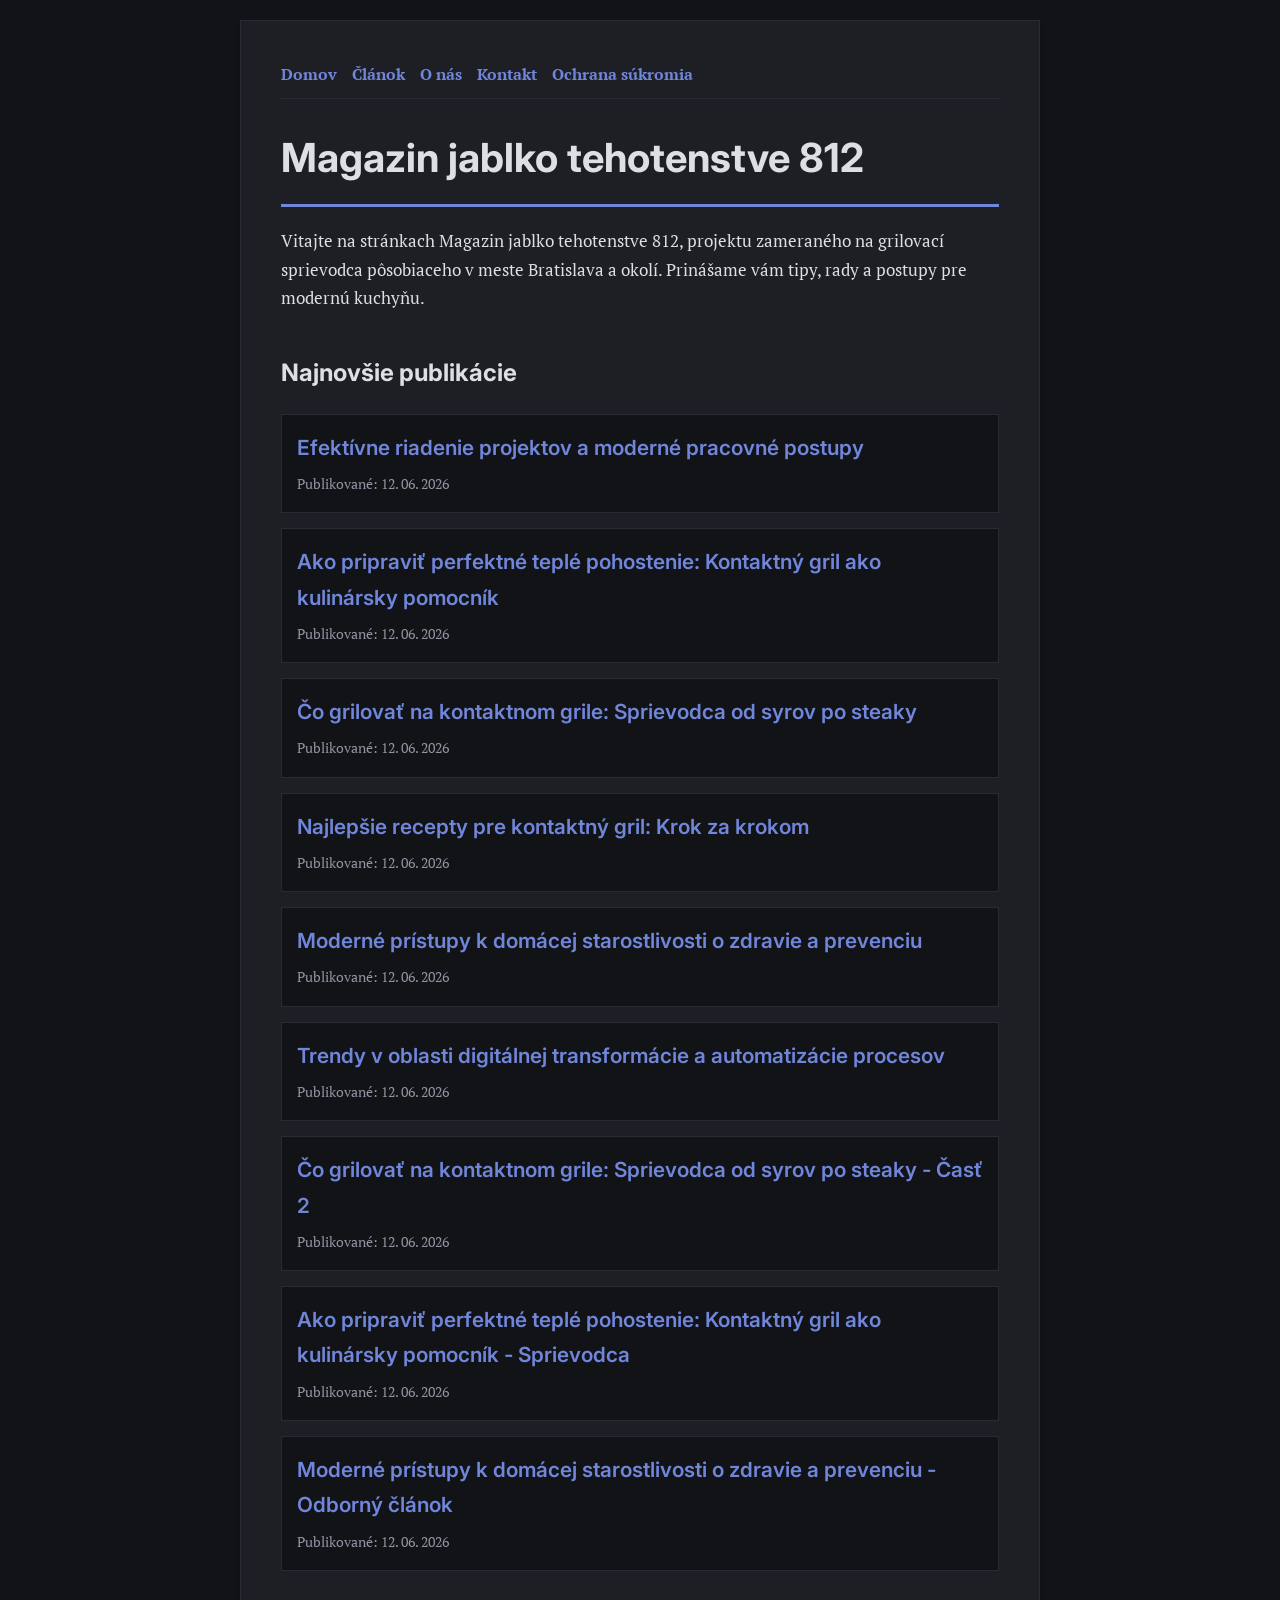
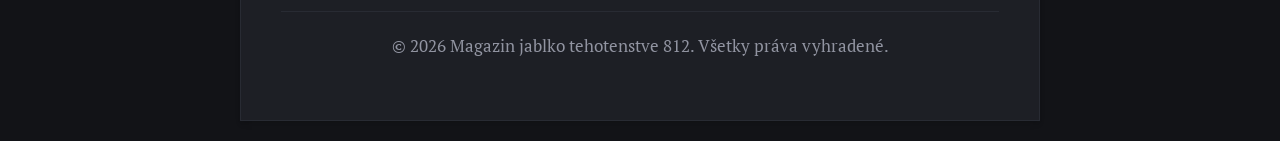
<file: index.html>
<!DOCTYPE html>
<html lang="sk">
<head>
    <meta charset="UTF-8">
    <meta name="viewport" content="width=device-width, initial-scale=1.0">
    <title>Magazin jablko tehotenstve 812 | Grilovací sprievodca - Bratislava</title>
    <meta name="description" content="Vitajte na stránkach Magazin jablko tehotenstve 812, projektu zameraného na grilovací sprievodca pôsobiaceho v meste Bratislava a okolí. Prinášame vám tipy, rady a postupy pre modernú kuchyňu.">
    <meta name="geo.region" content="SK" />
    <meta name="geo.placename" content="Bratislava" />
    <meta name="geo.position" content="48.1486;17.1077" />
    <meta name="ICBM" content="48.1486, 17.1077" />
    <link rel="stylesheet" href="style.css">
    <script type="application/ld+json">
{
  "@context": "https://schema.org",
  "@type": "LocalBusiness",
  "name": "Magazin jablko tehotenstve 812",
  "url": "https://magazin-jablko-tehotenstve-812.github.io",
  "telephone": "+421 2 555 123",
  "address": {
    "@type": "PostalAddress",
    "addressLocality": "Bratislava",
    "addressRegion": "Bratislavský",
    "postalCode": "811 01",
    "addressCountry": "SK"
  },
  "geo": {
    "@type": "GeoCoordinates",
    "latitude": 48.1486,
    "longitude": 17.1077
  }
}
</script>
</head>
<body>
    
        <div class="container" style="max-width: 800px;">
            <nav style="display: flex; gap: 15px; margin-bottom: 25px; border-bottom: 1px solid var(--border-color); padding-bottom: 10px; overflow-x: auto; flex-wrap: wrap;">
            <a href="index.html">Domov</a>
            <a href="efektivne-riadenie-projektov-a-moderne-pracovne-postupy.html">Článok</a>
            <a href="about.html">O nás</a>
            <a href="contact.html">Kontakt</a>
            <a href="privacy.html">Ochrana súkromia</a>
        </nav>
            <h1>Magazin jablko tehotenstve 812</h1>
            <p>Vitajte na stránkach Magazin jablko tehotenstve 812, projektu zameraného na grilovací sprievodca pôsobiaceho v meste Bratislava a okolí. Prinášame vám tipy, rady a postupy pre modernú kuchyňu.</p>
            <h2 style="margin-top: 40px;">Najnovšie publikácie</h2>
            <ul style="list-style-type: none; padding-left: 0;">
                <li style="background: var(--bg-color); padding: 15px; border-radius: var(--border-radius); border: 1px solid var(--border-color); margin-bottom: 15px;">
                <h3 style="margin-bottom: 5px; font-size: 1.3rem;"><a href="efektivne-riadenie-projektov-a-moderne-pracovne-postupy.html">Efektívne riadenie projektov a moderné pracovné postupy</a></h3>
                <span style="font-size:0.85rem; color: var(--muted-text)">Publikované: 12. 06. 2026</span>
            </li>
<li style="background: var(--bg-color); padding: 15px; border-radius: var(--border-radius); border: 1px solid var(--border-color); margin-bottom: 15px;">
                <h3 style="margin-bottom: 5px; font-size: 1.3rem;"><a href="ako-pripravit-perfektne-teple-pohostenie-kontaktny-gril-ako-kulinarsky-pomocnik.html">Ako pripraviť perfektné teplé pohostenie: Kontaktný gril ako kulinársky pomocník</a></h3>
                <span style="font-size:0.85rem; color: var(--muted-text)">Publikované: 12. 06. 2026</span>
            </li>
<li style="background: var(--bg-color); padding: 15px; border-radius: var(--border-radius); border: 1px solid var(--border-color); margin-bottom: 15px;">
                <h3 style="margin-bottom: 5px; font-size: 1.3rem;"><a href="co-grilovat-na-kontaktnom-grile-sprievodca-od-syrov-po-steaky.html">Čo grilovať na kontaktnom grile: Sprievodca od syrov po steaky</a></h3>
                <span style="font-size:0.85rem; color: var(--muted-text)">Publikované: 12. 06. 2026</span>
            </li>
<li style="background: var(--bg-color); padding: 15px; border-radius: var(--border-radius); border: 1px solid var(--border-color); margin-bottom: 15px;">
                <h3 style="margin-bottom: 5px; font-size: 1.3rem;"><a href="najlepsie-recepty-pre-kontaktny-gril-krok-za-krokom.html">Najlepšie recepty pre kontaktný gril: Krok za krokom</a></h3>
                <span style="font-size:0.85rem; color: var(--muted-text)">Publikované: 12. 06. 2026</span>
            </li>
<li style="background: var(--bg-color); padding: 15px; border-radius: var(--border-radius); border: 1px solid var(--border-color); margin-bottom: 15px;">
                <h3 style="margin-bottom: 5px; font-size: 1.3rem;"><a href="moderne-pristupy-k-domacej-starostlivosti-o-zdravie-a-prevenciu.html">Moderné prístupy k domácej starostlivosti o zdravie a prevenciu</a></h3>
                <span style="font-size:0.85rem; color: var(--muted-text)">Publikované: 12. 06. 2026</span>
            </li>
<li style="background: var(--bg-color); padding: 15px; border-radius: var(--border-radius); border: 1px solid var(--border-color); margin-bottom: 15px;">
                <h3 style="margin-bottom: 5px; font-size: 1.3rem;"><a href="trendy-v-oblasti-digitalnej-transformacie-a-automatizacie-procesov.html">Trendy v oblasti digitálnej transformácie a automatizácie procesov</a></h3>
                <span style="font-size:0.85rem; color: var(--muted-text)">Publikované: 12. 06. 2026</span>
            </li>
<li style="background: var(--bg-color); padding: 15px; border-radius: var(--border-radius); border: 1px solid var(--border-color); margin-bottom: 15px;">
                <h3 style="margin-bottom: 5px; font-size: 1.3rem;"><a href="co-grilovat-na-kontaktnom-grile-sprievodca-od-syrov-po-steaky-cast-2.html">Čo grilovať na kontaktnom grile: Sprievodca od syrov po steaky - Časť 2</a></h3>
                <span style="font-size:0.85rem; color: var(--muted-text)">Publikované: 12. 06. 2026</span>
            </li>
<li style="background: var(--bg-color); padding: 15px; border-radius: var(--border-radius); border: 1px solid var(--border-color); margin-bottom: 15px;">
                <h3 style="margin-bottom: 5px; font-size: 1.3rem;"><a href="ako-pripravit-perfektne-teple-pohostenie-kontaktny-gril-ako-kulinarsky-pomocnik-sprievodca.html">Ako pripraviť perfektné teplé pohostenie: Kontaktný gril ako kulinársky pomocník - Sprievodca</a></h3>
                <span style="font-size:0.85rem; color: var(--muted-text)">Publikované: 12. 06. 2026</span>
            </li>
<li style="background: var(--bg-color); padding: 15px; border-radius: var(--border-radius); border: 1px solid var(--border-color); margin-bottom: 15px;">
                <h3 style="margin-bottom: 5px; font-size: 1.3rem;"><a href="moderne-pristupy-k-domacej-starostlivosti-o-zdravie-a-prevenciu-odborny-clanok.html">Moderné prístupy k domácej starostlivosti o zdravie a prevenciu - Odborný článok</a></h3>
                <span style="font-size:0.85rem; color: var(--muted-text)">Publikované: 12. 06. 2026</span>
            </li>

            </ul>
            <footer>
                <p>&copy; 2026 Magazin jablko tehotenstve 812. Všetky práva vyhradené.</p>
            </footer>
        </div>
        
</body>
</html>
</file>
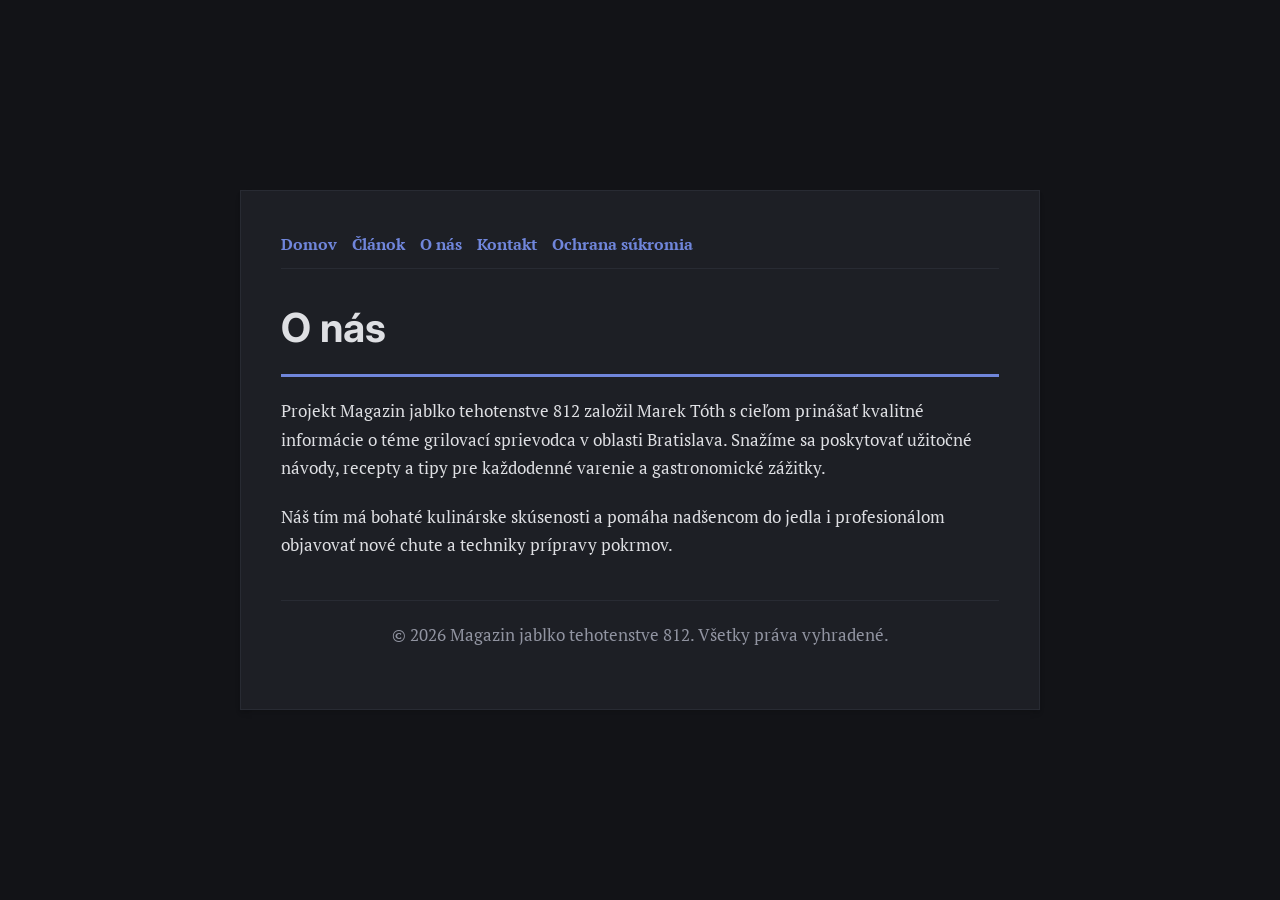
<file: about.html>
<!DOCTYPE html>
<html lang="sk">
<head>
    <meta charset="UTF-8">
    <meta name="viewport" content="width=device-width, initial-scale=1.0">
    <title>O nás | Magazin jablko tehotenstve 812</title>
    <meta name="description" content="Projekt Magazin jablko tehotenstve 812 založil Marek Tóth s cieľom prinášať kvalitné informácie o téme grilovací sprievodca v oblasti Bratislava. Snažíme sa poskytovať užitočné návody, recepty a tipy pre každodenné varenie a gastronomické zážitky.">
    <meta name="geo.region" content="SK" />
    <meta name="geo.placename" content="Bratislava" />
    <meta name="geo.position" content="48.1486;17.1077" />
    <meta name="ICBM" content="48.1486, 17.1077" />
    <link rel="stylesheet" href="style.css">
</head>
<body>
    
        <div class="container" style="max-width: 800px;">
            <nav style="display: flex; gap: 15px; margin-bottom: 25px; border-bottom: 1px solid var(--border-color); padding-bottom: 10px; overflow-x: auto; flex-wrap: wrap;">
            <a href="index.html">Domov</a>
            <a href="efektivne-riadenie-projektov-a-moderne-pracovne-postupy.html">Článok</a>
            <a href="about.html">O nás</a>
            <a href="contact.html">Kontakt</a>
            <a href="privacy.html">Ochrana súkromia</a>
        </nav>
            <h1>O nás</h1>
            <p>Projekt Magazin jablko tehotenstve 812 založil Marek Tóth s cieľom prinášať kvalitné informácie o téme grilovací sprievodca v oblasti Bratislava. Snažíme sa poskytovať užitočné návody, recepty a tipy pre každodenné varenie a gastronomické zážitky.</p>
            <p>Náš tím má bohaté kulinárske skúsenosti a pomáha nadšencom do jedla i profesionálom objavovať nové chute a techniky prípravy pokrmov.</p>
            <footer>
                <p>&copy; 2026 Magazin jablko tehotenstve 812. Všetky práva vyhradené.</p>
            </footer>
        </div>
        
</body>
</html>
</file>
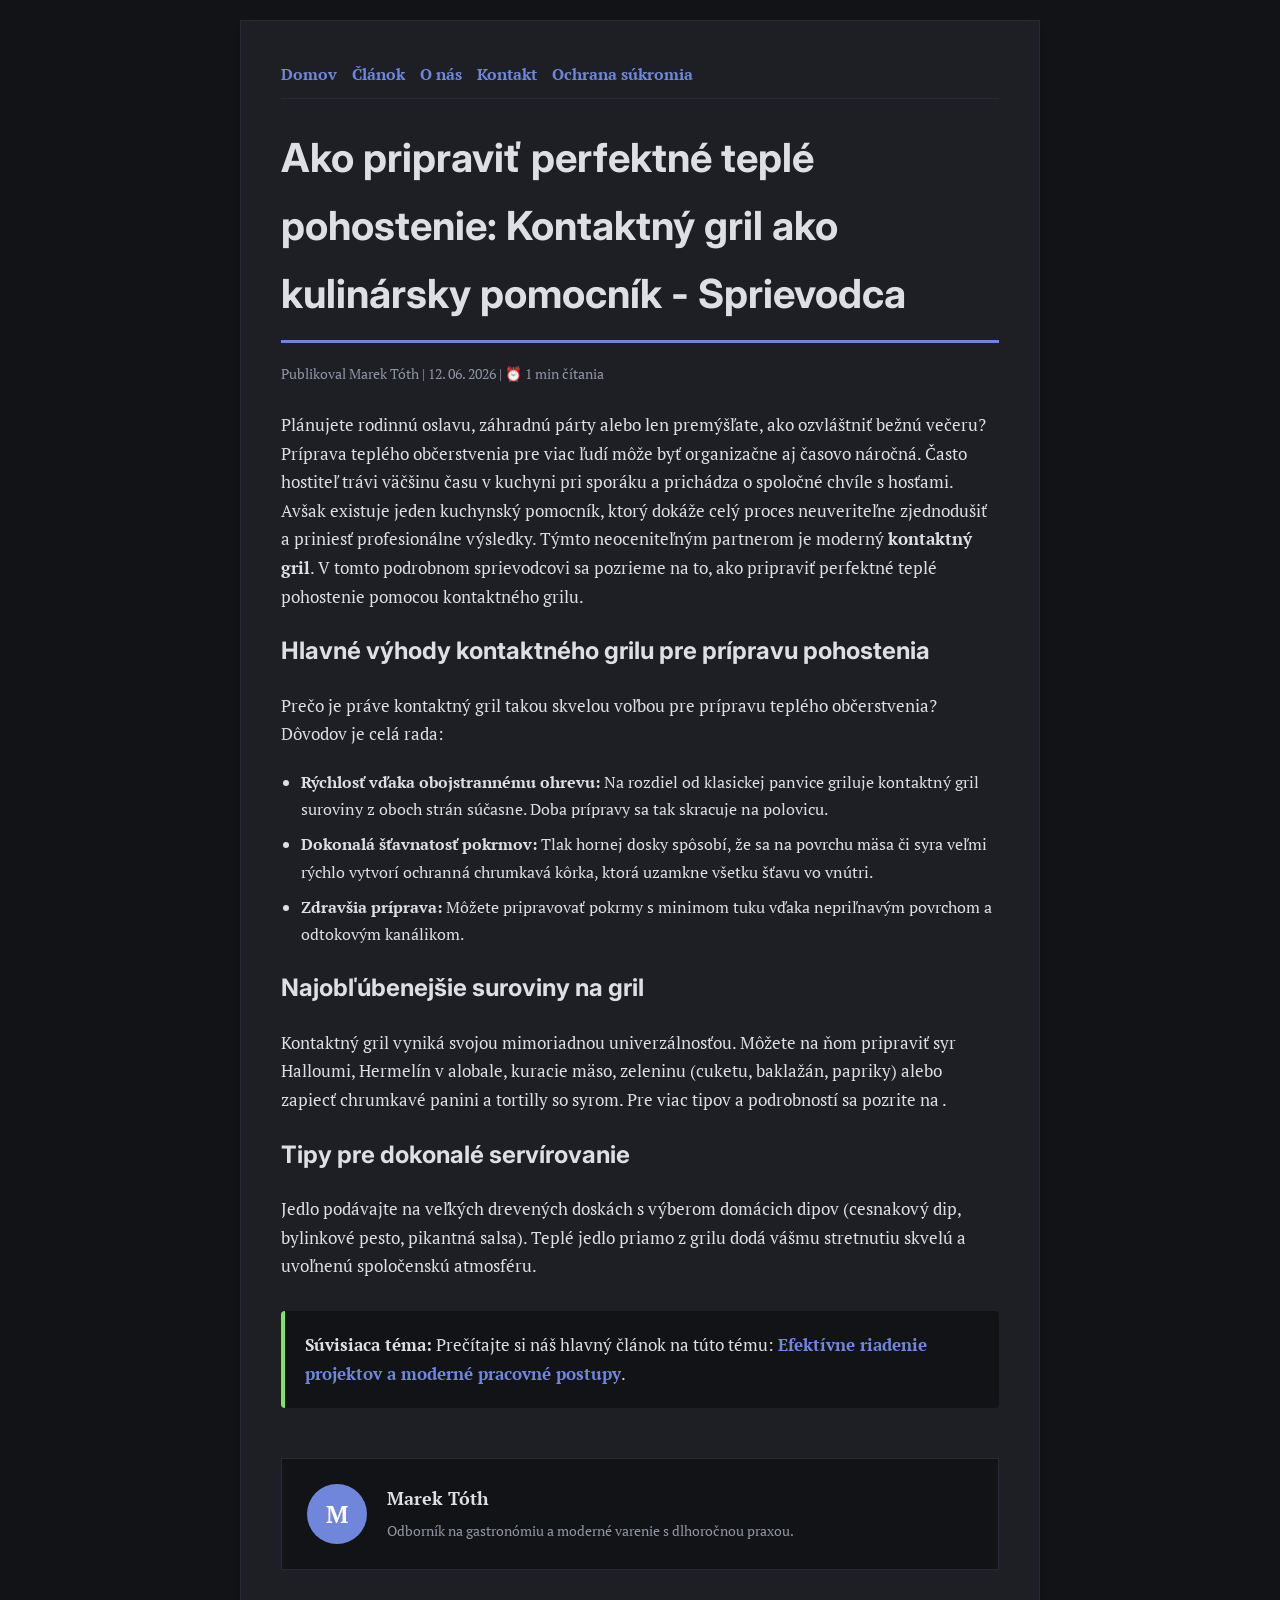
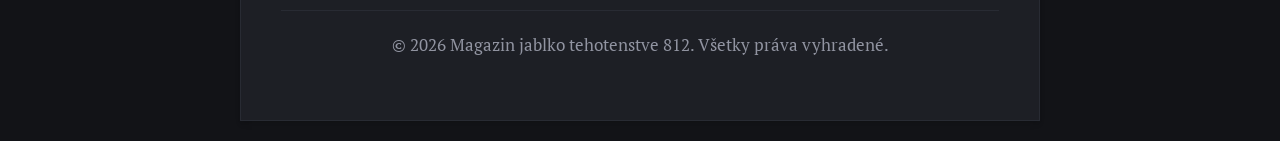
<file: ako-pripravit-perfektne-teple-pohostenie-kontaktny-gril-ako-kulinarsky-pomocnik-sprievodca.html>
<!DOCTYPE html>
<html lang="sk">
<head>
    <meta charset="UTF-8">
    <meta name="viewport" content="width=device-width, initial-scale=1.0">
    <title>Ako pripraviť perfektné teplé pohostenie: Kontaktný gril ako kulinársky pomocník - Sprievodca - Magazin jablko tehotenstve 812</title>
    <meta name="description" content="Ako pripraviť perfektné teplé pohostenie: Kontaktný gril ako kulinársky pomocník - Sprievodca">
    <meta name="geo.region" content="SK" />
    <meta name="geo.placename" content="Bratislava" />
    <meta name="geo.position" content="48.1486;17.1077" />
    <meta name="ICBM" content="48.1486, 17.1077" />
    <link rel="stylesheet" href="style.css">
</head>
<body>
    
            <div class="container" style="max-width: 800px;">
                <nav style="display: flex; gap: 15px; margin-bottom: 25px; border-bottom: 1px solid var(--border-color); padding-bottom: 10px; overflow-x: auto; flex-wrap: wrap;">
            <a href="index.html">Domov</a>
            <a href="efektivne-riadenie-projektov-a-moderne-pracovne-postupy.html">Článok</a>
            <a href="about.html">O nás</a>
            <a href="contact.html">Kontakt</a>
            <a href="privacy.html">Ochrana súkromia</a>
        </nav>
                <h1>Ako pripraviť perfektné teplé pohostenie: Kontaktný gril ako kulinársky pomocník - Sprievodca</h1>
                <div style="font-size:0.85rem; color: var(--muted-text); margin-bottom: 25px;">
                    Publikoval Marek Tóth | 12. 06. 2026 | ⏰ 1 min čítania
                </div>
                <article style="margin-top: 20px;">
                    <p>Plánujete rodinnú oslavu, záhradnú párty alebo len premýšľate, ako ozvláštniť bežnú večeru? Príprava teplého občerstvenia pre viac ľudí môže byť organizačne aj časovo náročná. Často hostiteľ trávi väčšinu času v kuchyni pri sporáku a prichádza o spoločné chvíle s hosťami. Avšak existuje jeden kuchynský pomocník, ktorý dokáže celý proces neuveriteľne zjednodušiť a priniesť profesionálne výsledky. Týmto neoceniteľným partnerom je moderný <strong>kontaktný gril</strong>. V tomto podrobnom sprievodcovi sa pozrieme na to, ako pripraviť perfektné teplé pohostenie pomocou kontaktného grilu.</p>
<h2>Hlavné výhody kontaktného grilu pre prípravu pohostenia</h2>
<p>Prečo je práve kontaktný gril takou skvelou voľbou pre prípravu teplého občerstvenia? Dôvodov je celá rada:</p>
<ul>
    <li><strong>Rýchlosť vďaka obojstrannému ohrevu:</strong> Na rozdiel od klasickej panvice griluje kontaktný gril suroviny z oboch strán súčasne. Doba prípravy sa tak skracuje na polovicu.</li>
    <li><strong>Dokonalá šťavnatosť pokrmov:</strong> Tlak hornej dosky spôsobí, že sa na povrchu mäsa či syra veľmi rýchlo vytvorí ochranná chrumkavá kôrka, ktorá uzamkne všetku šťavu vo vnútri.</li>
    <li><strong>Zdravšia príprava:</strong> Môžete pripravovať pokrmy s minimom tuku vďaka nepriľnavým povrchom a odtokovým kanálikom.</li>
</ul>
<h2>Najobľúbenejšie suroviny na gril</h2>
<p>Kontaktný gril vyniká svojou mimoriadnou univerzálnosťou. Môžete na ňom pripraviť syr Halloumi, Hermelín v alobale, kuracie mäso, zeleninu (cuketu, baklažán, papriky) alebo zapiecť chrumkavé panini a tortilly so syrom. Pre viac tipov a podrobností sa pozrite na .</p>
<h2>Tipy pre dokonalé servírovanie</h2>
<p>Jedlo podávajte na veľkých drevených doskách s výberom domácich dipov (cesnakový dip, bylinkové pesto, pikantná salsa). Teplé jedlo priamo z grilu dodá vášmu stretnutiu skvelú a uvoľnenú spoločenskú atmosféru.</p>
                    <div class="link-resource" style="margin-top: 30px; padding: 20px; border-left: 4px solid var(--accent-color); background: var(--bg-color); border-radius: 4px;"><p style="margin: 0;"><strong>Súvisiaca téma:</strong> Prečítajte si náš hlavný článok na túto tému: <a href="efektivne-riadenie-projektov-a-moderne-pracovne-postupy.html">Efektívne riadenie projektov a moderné pracovné postupy</a>.</p></div>
                </article>
                
            <div class="author-box" style="margin-top: 50px; padding: 25px; background: var(--bg-color); border: 1px solid var(--border-color); border-radius: var(--border-radius); display: flex; gap: 20px; align-items: center;">
                <div style="width: 60px; height: 60px; border-radius: 50%; background: var(--primary-color); display: flex; align-items: center; justify-content: center; color: white; font-weight: bold; font-size: 1.5rem;">M</div>
                <div>
                    <h4 style="margin-bottom: 5px; font-weight: bold; font-size: 1.1rem;">Marek Tóth</h4>
                    <p style="margin: 0; font-size: 0.9rem; color: var(--muted-text);">Odborník na gastronómiu a moderné varenie s dlhoročnou praxou.</p>
                </div>
            </div>
            
                <footer>
                    <p>&copy; 2026 Magazin jablko tehotenstve 812. Všetky práva vyhradené.</p>
                </footer>
            </div>
            
</body>
</html>
</file>
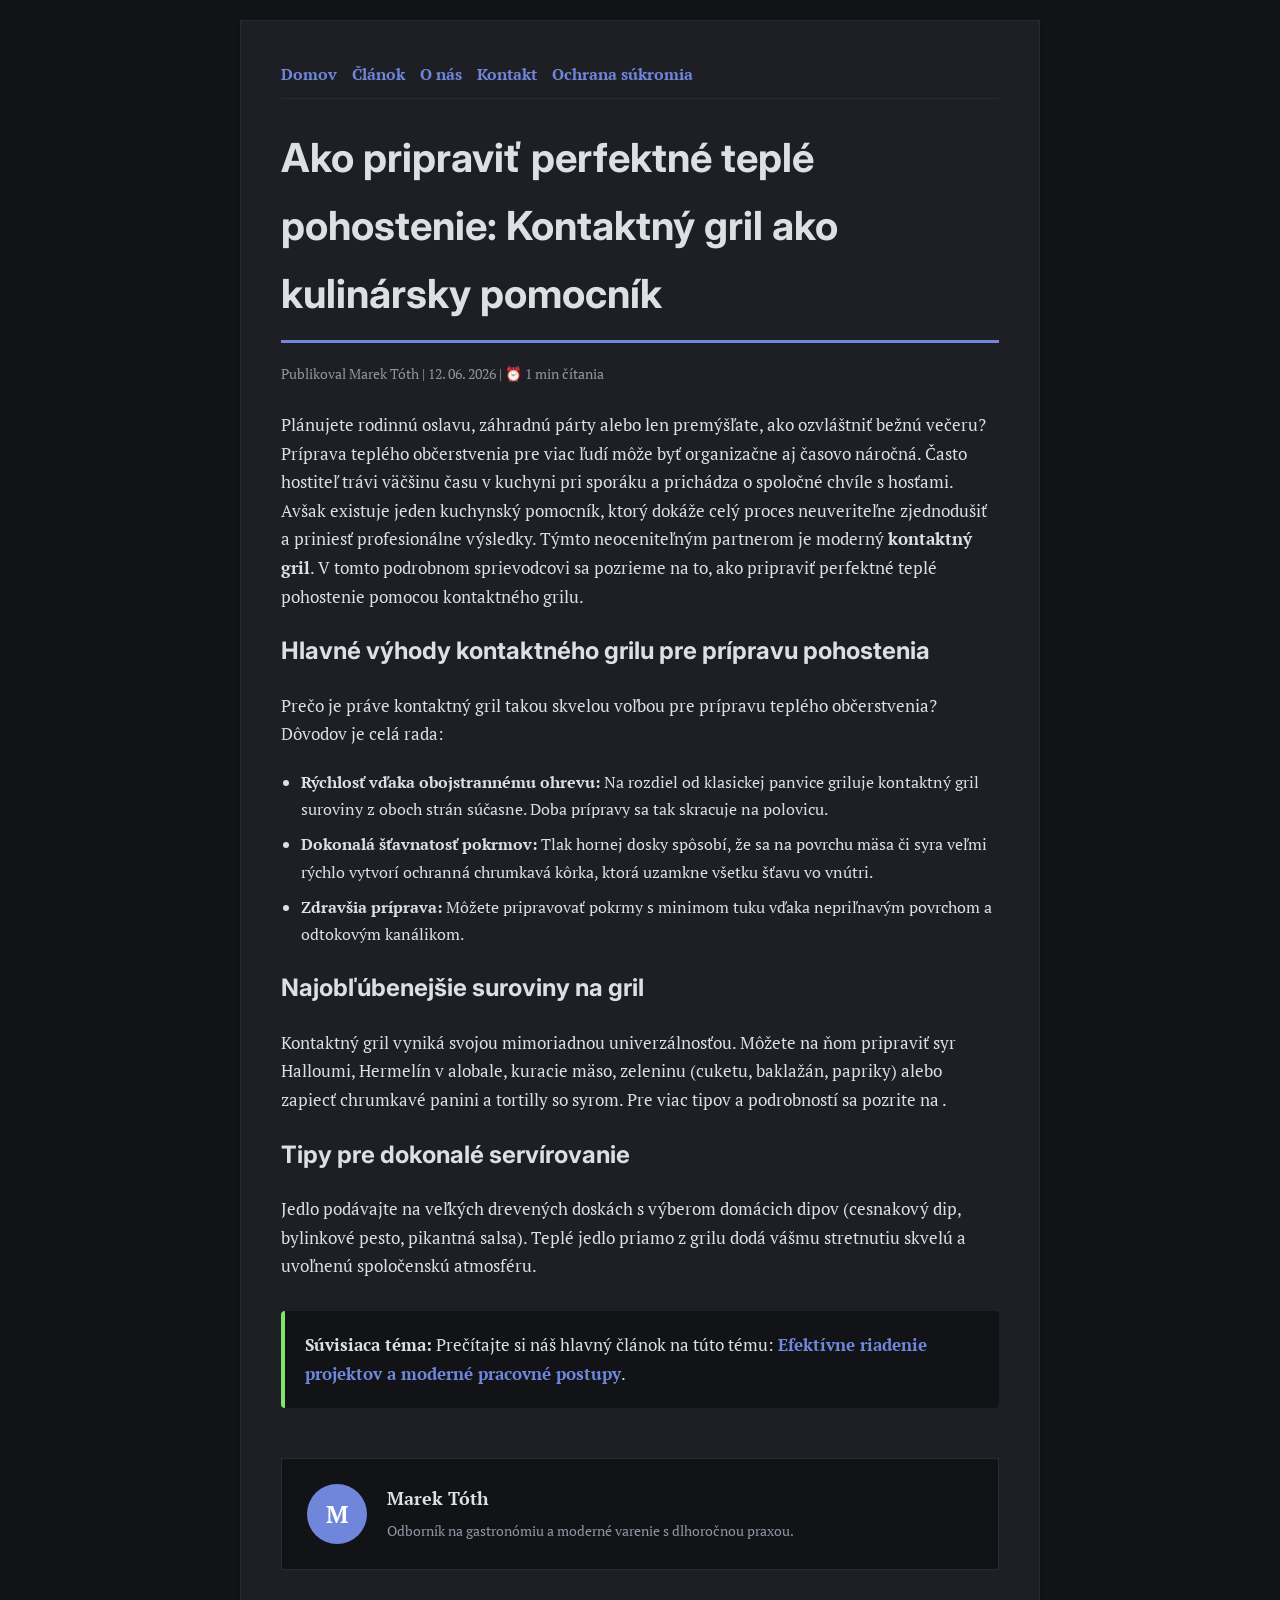
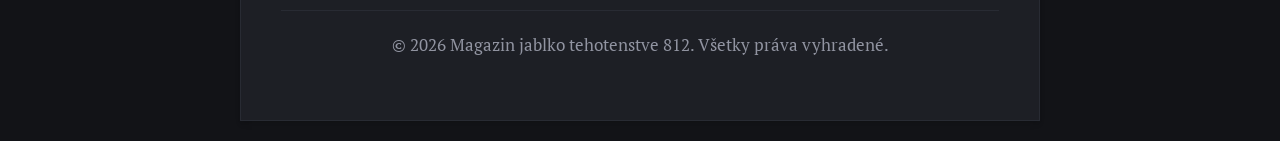
<file: ako-pripravit-perfektne-teple-pohostenie-kontaktny-gril-ako-kulinarsky-pomocnik.html>
<!DOCTYPE html>
<html lang="sk">
<head>
    <meta charset="UTF-8">
    <meta name="viewport" content="width=device-width, initial-scale=1.0">
    <title>Ako pripraviť perfektné teplé pohostenie: Kontaktný gril ako kulinársky pomocník - Magazin jablko tehotenstve 812</title>
    <meta name="description" content="Ako pripraviť perfektné teplé pohostenie: Kontaktný gril ako kulinársky pomocník">
    <meta name="geo.region" content="SK" />
    <meta name="geo.placename" content="Bratislava" />
    <meta name="geo.position" content="48.1486;17.1077" />
    <meta name="ICBM" content="48.1486, 17.1077" />
    <link rel="stylesheet" href="style.css">
</head>
<body>
    
            <div class="container" style="max-width: 800px;">
                <nav style="display: flex; gap: 15px; margin-bottom: 25px; border-bottom: 1px solid var(--border-color); padding-bottom: 10px; overflow-x: auto; flex-wrap: wrap;">
            <a href="index.html">Domov</a>
            <a href="efektivne-riadenie-projektov-a-moderne-pracovne-postupy.html">Článok</a>
            <a href="about.html">O nás</a>
            <a href="contact.html">Kontakt</a>
            <a href="privacy.html">Ochrana súkromia</a>
        </nav>
                <h1>Ako pripraviť perfektné teplé pohostenie: Kontaktný gril ako kulinársky pomocník</h1>
                <div style="font-size:0.85rem; color: var(--muted-text); margin-bottom: 25px;">
                    Publikoval Marek Tóth | 12. 06. 2026 | ⏰ 1 min čítania
                </div>
                <article style="margin-top: 20px;">
                    <p>Plánujete rodinnú oslavu, záhradnú párty alebo len premýšľate, ako ozvláštniť bežnú večeru? Príprava teplého občerstvenia pre viac ľudí môže byť organizačne aj časovo náročná. Často hostiteľ trávi väčšinu času v kuchyni pri sporáku a prichádza o spoločné chvíle s hosťami. Avšak existuje jeden kuchynský pomocník, ktorý dokáže celý proces neuveriteľne zjednodušiť a priniesť profesionálne výsledky. Týmto neoceniteľným partnerom je moderný <strong>kontaktný gril</strong>. V tomto podrobnom sprievodcovi sa pozrieme na to, ako pripraviť perfektné teplé pohostenie pomocou kontaktného grilu.</p>
<h2>Hlavné výhody kontaktného grilu pre prípravu pohostenia</h2>
<p>Prečo je práve kontaktný gril takou skvelou voľbou pre prípravu teplého občerstvenia? Dôvodov je celá rada:</p>
<ul>
    <li><strong>Rýchlosť vďaka obojstrannému ohrevu:</strong> Na rozdiel od klasickej panvice griluje kontaktný gril suroviny z oboch strán súčasne. Doba prípravy sa tak skracuje na polovicu.</li>
    <li><strong>Dokonalá šťavnatosť pokrmov:</strong> Tlak hornej dosky spôsobí, že sa na povrchu mäsa či syra veľmi rýchlo vytvorí ochranná chrumkavá kôrka, ktorá uzamkne všetku šťavu vo vnútri.</li>
    <li><strong>Zdravšia príprava:</strong> Môžete pripravovať pokrmy s minimom tuku vďaka nepriľnavým povrchom a odtokovým kanálikom.</li>
</ul>
<h2>Najobľúbenejšie suroviny na gril</h2>
<p>Kontaktný gril vyniká svojou mimoriadnou univerzálnosťou. Môžete na ňom pripraviť syr Halloumi, Hermelín v alobale, kuracie mäso, zeleninu (cuketu, baklažán, papriky) alebo zapiecť chrumkavé panini a tortilly so syrom. Pre viac tipov a podrobností sa pozrite na .</p>
<h2>Tipy pre dokonalé servírovanie</h2>
<p>Jedlo podávajte na veľkých drevených doskách s výberom domácich dipov (cesnakový dip, bylinkové pesto, pikantná salsa). Teplé jedlo priamo z grilu dodá vášmu stretnutiu skvelú a uvoľnenú spoločenskú atmosféru.</p>
                    <div class="link-resource" style="margin-top: 30px; padding: 20px; border-left: 4px solid var(--accent-color); background: var(--bg-color); border-radius: 4px;"><p style="margin: 0;"><strong>Súvisiaca téma:</strong> Prečítajte si náš hlavný článok na túto tému: <a href="efektivne-riadenie-projektov-a-moderne-pracovne-postupy.html">Efektívne riadenie projektov a moderné pracovné postupy</a>.</p></div>
                </article>
                
            <div class="author-box" style="margin-top: 50px; padding: 25px; background: var(--bg-color); border: 1px solid var(--border-color); border-radius: var(--border-radius); display: flex; gap: 20px; align-items: center;">
                <div style="width: 60px; height: 60px; border-radius: 50%; background: var(--primary-color); display: flex; align-items: center; justify-content: center; color: white; font-weight: bold; font-size: 1.5rem;">M</div>
                <div>
                    <h4 style="margin-bottom: 5px; font-weight: bold; font-size: 1.1rem;">Marek Tóth</h4>
                    <p style="margin: 0; font-size: 0.9rem; color: var(--muted-text);">Odborník na gastronómiu a moderné varenie s dlhoročnou praxou.</p>
                </div>
            </div>
            
                <footer>
                    <p>&copy; 2026 Magazin jablko tehotenstve 812. Všetky práva vyhradené.</p>
                </footer>
            </div>
            
</body>
</html>
</file>
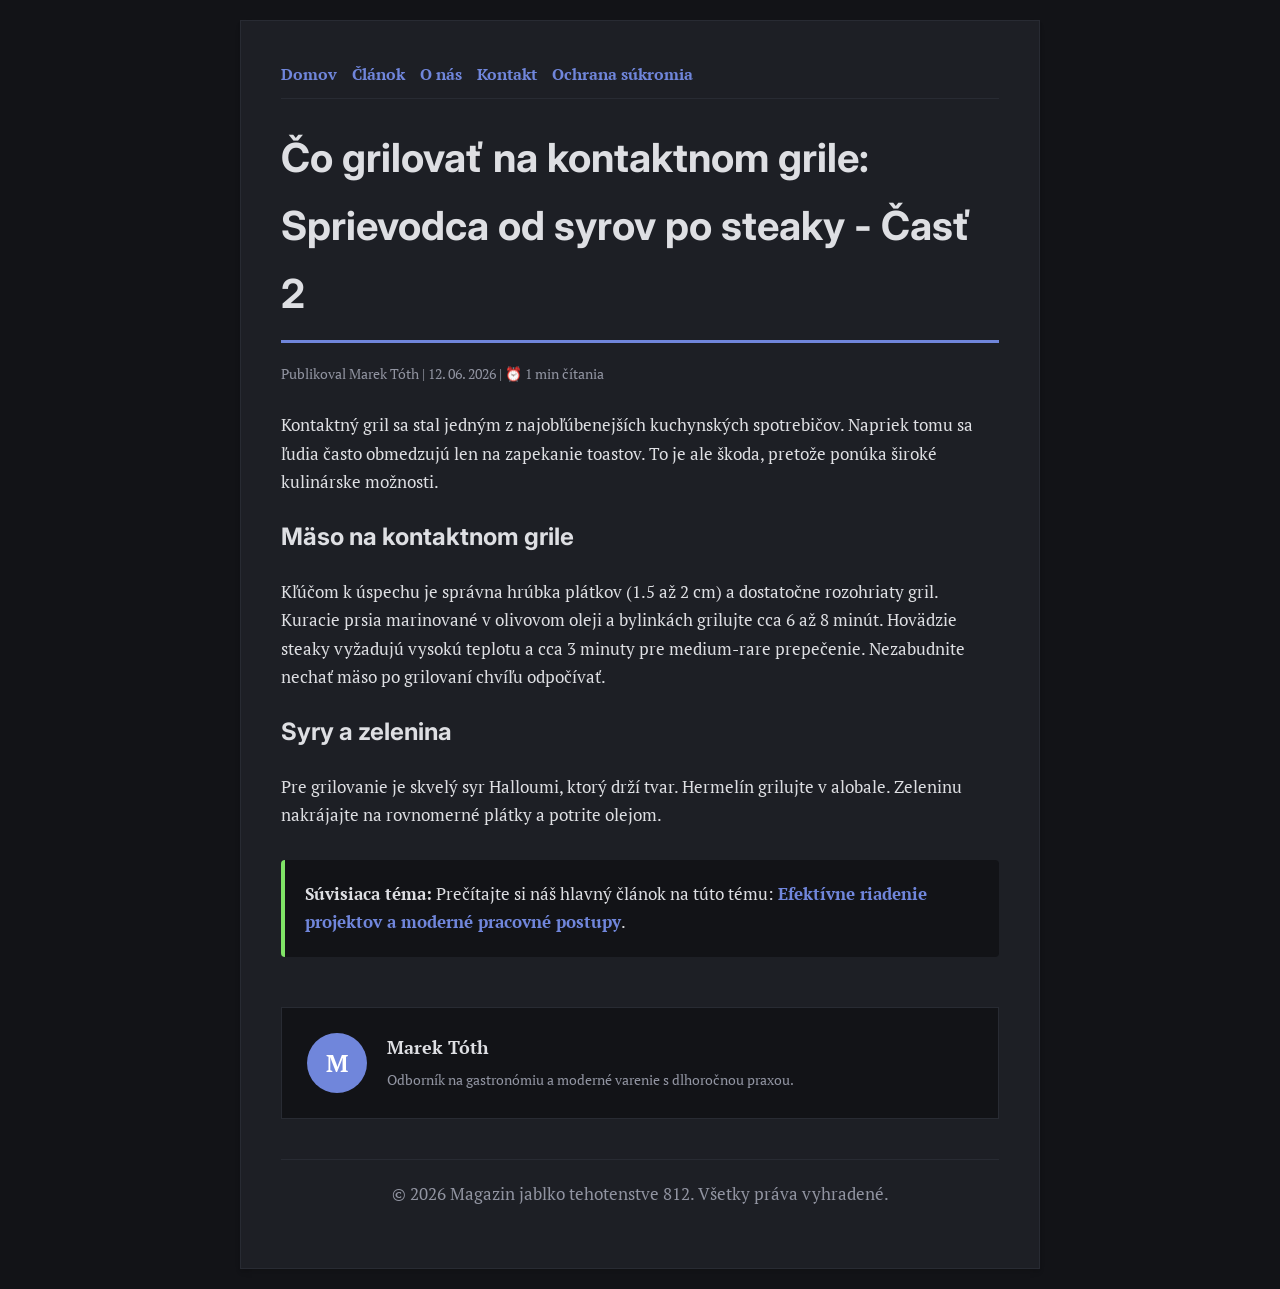
<file: co-grilovat-na-kontaktnom-grile-sprievodca-od-syrov-po-steaky-cast-2.html>
<!DOCTYPE html>
<html lang="sk">
<head>
    <meta charset="UTF-8">
    <meta name="viewport" content="width=device-width, initial-scale=1.0">
    <title>Čo grilovať na kontaktnom grile: Sprievodca od syrov po steaky - Časť 2 - Magazin jablko tehotenstve 812</title>
    <meta name="description" content="Čo grilovať na kontaktnom grile: Sprievodca od syrov po steaky - Časť 2">
    <meta name="geo.region" content="SK" />
    <meta name="geo.placename" content="Bratislava" />
    <meta name="geo.position" content="48.1486;17.1077" />
    <meta name="ICBM" content="48.1486, 17.1077" />
    <link rel="stylesheet" href="style.css">
</head>
<body>
    
            <div class="container" style="max-width: 800px;">
                <nav style="display: flex; gap: 15px; margin-bottom: 25px; border-bottom: 1px solid var(--border-color); padding-bottom: 10px; overflow-x: auto; flex-wrap: wrap;">
            <a href="index.html">Domov</a>
            <a href="efektivne-riadenie-projektov-a-moderne-pracovne-postupy.html">Článok</a>
            <a href="about.html">O nás</a>
            <a href="contact.html">Kontakt</a>
            <a href="privacy.html">Ochrana súkromia</a>
        </nav>
                <h1>Čo grilovať na kontaktnom grile: Sprievodca od syrov po steaky - Časť 2</h1>
                <div style="font-size:0.85rem; color: var(--muted-text); margin-bottom: 25px;">
                    Publikoval Marek Tóth | 12. 06. 2026 | ⏰ 1 min čítania
                </div>
                <article style="margin-top: 20px;">
                    <p>Kontaktný gril sa stal jedným z najobľúbenejších kuchynských spotrebičov. Napriek tomu sa ľudia často obmedzujú len na zapekanie toastov. To je ale škoda, pretože ponúka široké kulinárske možnosti.</p>
<h2>Mäso na kontaktnom grile</h2>
<p>Kľúčom k úspechu je správna hrúbka plátkov (1.5 až 2 cm) a dostatočne rozohriaty gril. Kuracie prsia marinované v olivovom oleji a bylinkách grilujte cca 6 až 8 minút. Hovädzie steaky vyžadujú vysokú teplotu a cca 3 minuty pre medium-rare prepečenie. Nezabudnite nechať mäso po grilovaní chvíľu odpočívať.</p>
<h2>Syry a zelenina</h2>
<p>Pre grilovanie je skvelý syr Halloumi, ktorý drží tvar. Hermelín grilujte v alobale. Zeleninu nakrájajte na rovnomerné plátky a potrite olejom.</p>
                    <div class="link-resource" style="margin-top: 30px; padding: 20px; border-left: 4px solid var(--accent-color); background: var(--bg-color); border-radius: 4px;"><p style="margin: 0;"><strong>Súvisiaca téma:</strong> Prečítajte si náš hlavný článok na túto tému: <a href="efektivne-riadenie-projektov-a-moderne-pracovne-postupy.html">Efektívne riadenie projektov a moderné pracovné postupy</a>.</p></div>
                </article>
                
            <div class="author-box" style="margin-top: 50px; padding: 25px; background: var(--bg-color); border: 1px solid var(--border-color); border-radius: var(--border-radius); display: flex; gap: 20px; align-items: center;">
                <div style="width: 60px; height: 60px; border-radius: 50%; background: var(--primary-color); display: flex; align-items: center; justify-content: center; color: white; font-weight: bold; font-size: 1.5rem;">M</div>
                <div>
                    <h4 style="margin-bottom: 5px; font-weight: bold; font-size: 1.1rem;">Marek Tóth</h4>
                    <p style="margin: 0; font-size: 0.9rem; color: var(--muted-text);">Odborník na gastronómiu a moderné varenie s dlhoročnou praxou.</p>
                </div>
            </div>
            
                <footer>
                    <p>&copy; 2026 Magazin jablko tehotenstve 812. Všetky práva vyhradené.</p>
                </footer>
            </div>
            
</body>
</html>
</file>
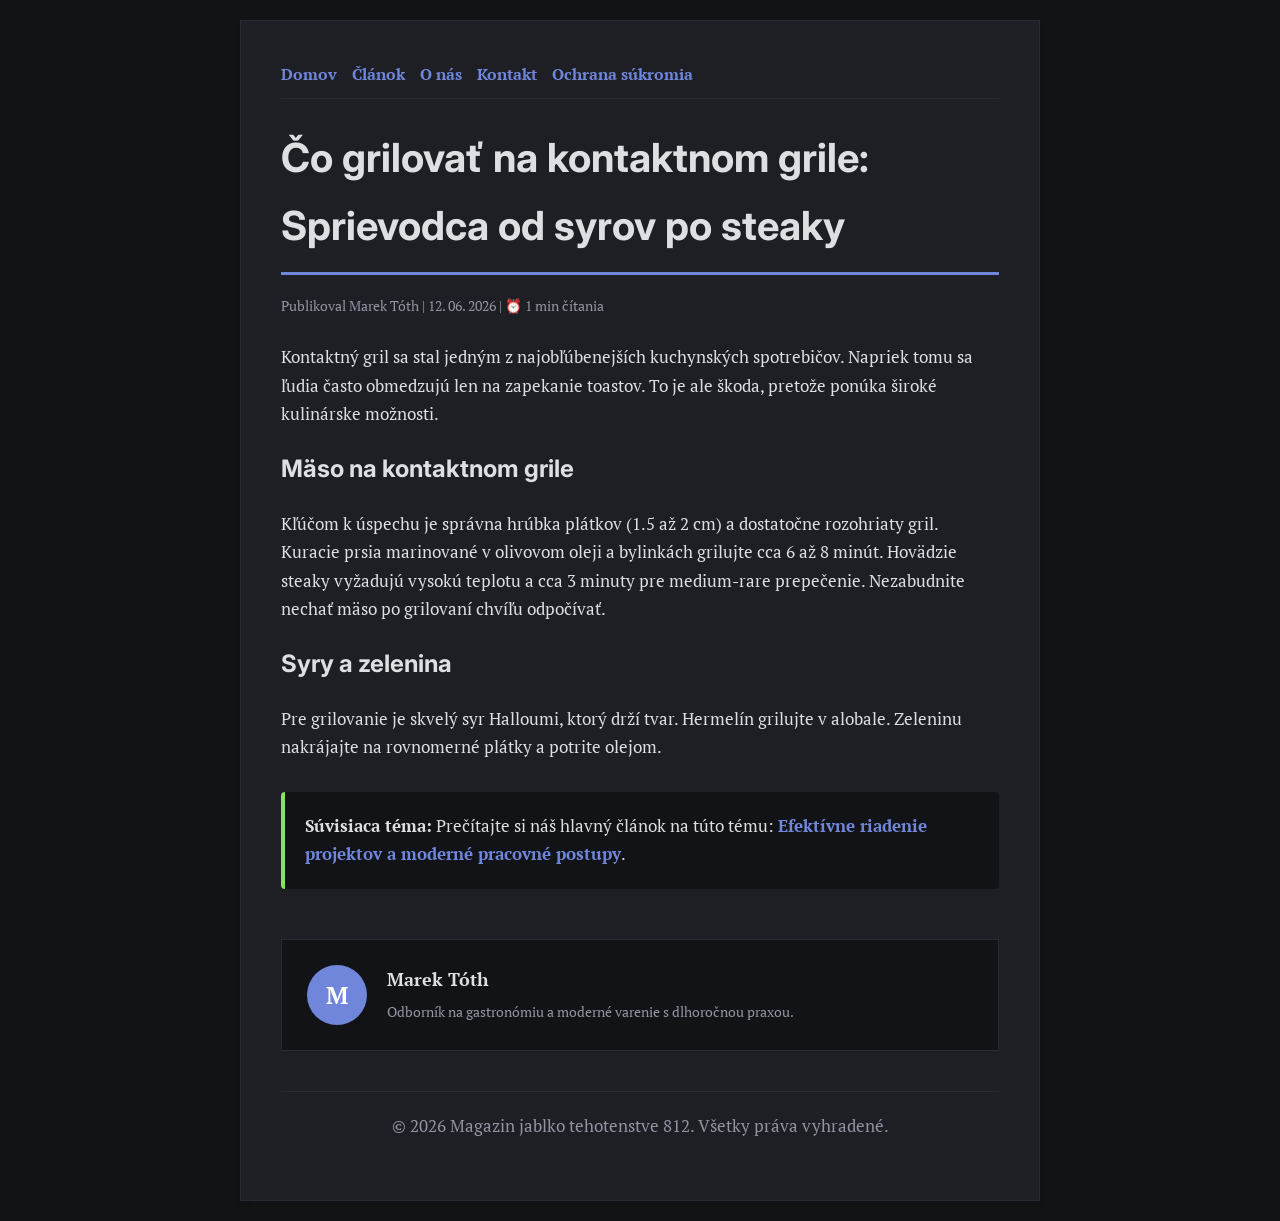
<file: co-grilovat-na-kontaktnom-grile-sprievodca-od-syrov-po-steaky.html>
<!DOCTYPE html>
<html lang="sk">
<head>
    <meta charset="UTF-8">
    <meta name="viewport" content="width=device-width, initial-scale=1.0">
    <title>Čo grilovať na kontaktnom grile: Sprievodca od syrov po steaky - Magazin jablko tehotenstve 812</title>
    <meta name="description" content="Čo grilovať na kontaktnom grile: Sprievodca od syrov po steaky">
    <meta name="geo.region" content="SK" />
    <meta name="geo.placename" content="Bratislava" />
    <meta name="geo.position" content="48.1486;17.1077" />
    <meta name="ICBM" content="48.1486, 17.1077" />
    <link rel="stylesheet" href="style.css">
</head>
<body>
    
            <div class="container" style="max-width: 800px;">
                <nav style="display: flex; gap: 15px; margin-bottom: 25px; border-bottom: 1px solid var(--border-color); padding-bottom: 10px; overflow-x: auto; flex-wrap: wrap;">
            <a href="index.html">Domov</a>
            <a href="efektivne-riadenie-projektov-a-moderne-pracovne-postupy.html">Článok</a>
            <a href="about.html">O nás</a>
            <a href="contact.html">Kontakt</a>
            <a href="privacy.html">Ochrana súkromia</a>
        </nav>
                <h1>Čo grilovať na kontaktnom grile: Sprievodca od syrov po steaky</h1>
                <div style="font-size:0.85rem; color: var(--muted-text); margin-bottom: 25px;">
                    Publikoval Marek Tóth | 12. 06. 2026 | ⏰ 1 min čítania
                </div>
                <article style="margin-top: 20px;">
                    <p>Kontaktný gril sa stal jedným z najobľúbenejších kuchynských spotrebičov. Napriek tomu sa ľudia často obmedzujú len na zapekanie toastov. To je ale škoda, pretože ponúka široké kulinárske možnosti.</p>
<h2>Mäso na kontaktnom grile</h2>
<p>Kľúčom k úspechu je správna hrúbka plátkov (1.5 až 2 cm) a dostatočne rozohriaty gril. Kuracie prsia marinované v olivovom oleji a bylinkách grilujte cca 6 až 8 minút. Hovädzie steaky vyžadujú vysokú teplotu a cca 3 minuty pre medium-rare prepečenie. Nezabudnite nechať mäso po grilovaní chvíľu odpočívať.</p>
<h2>Syry a zelenina</h2>
<p>Pre grilovanie je skvelý syr Halloumi, ktorý drží tvar. Hermelín grilujte v alobale. Zeleninu nakrájajte na rovnomerné plátky a potrite olejom.</p>
                    <div class="link-resource" style="margin-top: 30px; padding: 20px; border-left: 4px solid var(--accent-color); background: var(--bg-color); border-radius: 4px;"><p style="margin: 0;"><strong>Súvisiaca téma:</strong> Prečítajte si náš hlavný článok na túto tému: <a href="efektivne-riadenie-projektov-a-moderne-pracovne-postupy.html">Efektívne riadenie projektov a moderné pracovné postupy</a>.</p></div>
                </article>
                
            <div class="author-box" style="margin-top: 50px; padding: 25px; background: var(--bg-color); border: 1px solid var(--border-color); border-radius: var(--border-radius); display: flex; gap: 20px; align-items: center;">
                <div style="width: 60px; height: 60px; border-radius: 50%; background: var(--primary-color); display: flex; align-items: center; justify-content: center; color: white; font-weight: bold; font-size: 1.5rem;">M</div>
                <div>
                    <h4 style="margin-bottom: 5px; font-weight: bold; font-size: 1.1rem;">Marek Tóth</h4>
                    <p style="margin: 0; font-size: 0.9rem; color: var(--muted-text);">Odborník na gastronómiu a moderné varenie s dlhoročnou praxou.</p>
                </div>
            </div>
            
                <footer>
                    <p>&copy; 2026 Magazin jablko tehotenstve 812. Všetky práva vyhradené.</p>
                </footer>
            </div>
            
</body>
</html>
</file>
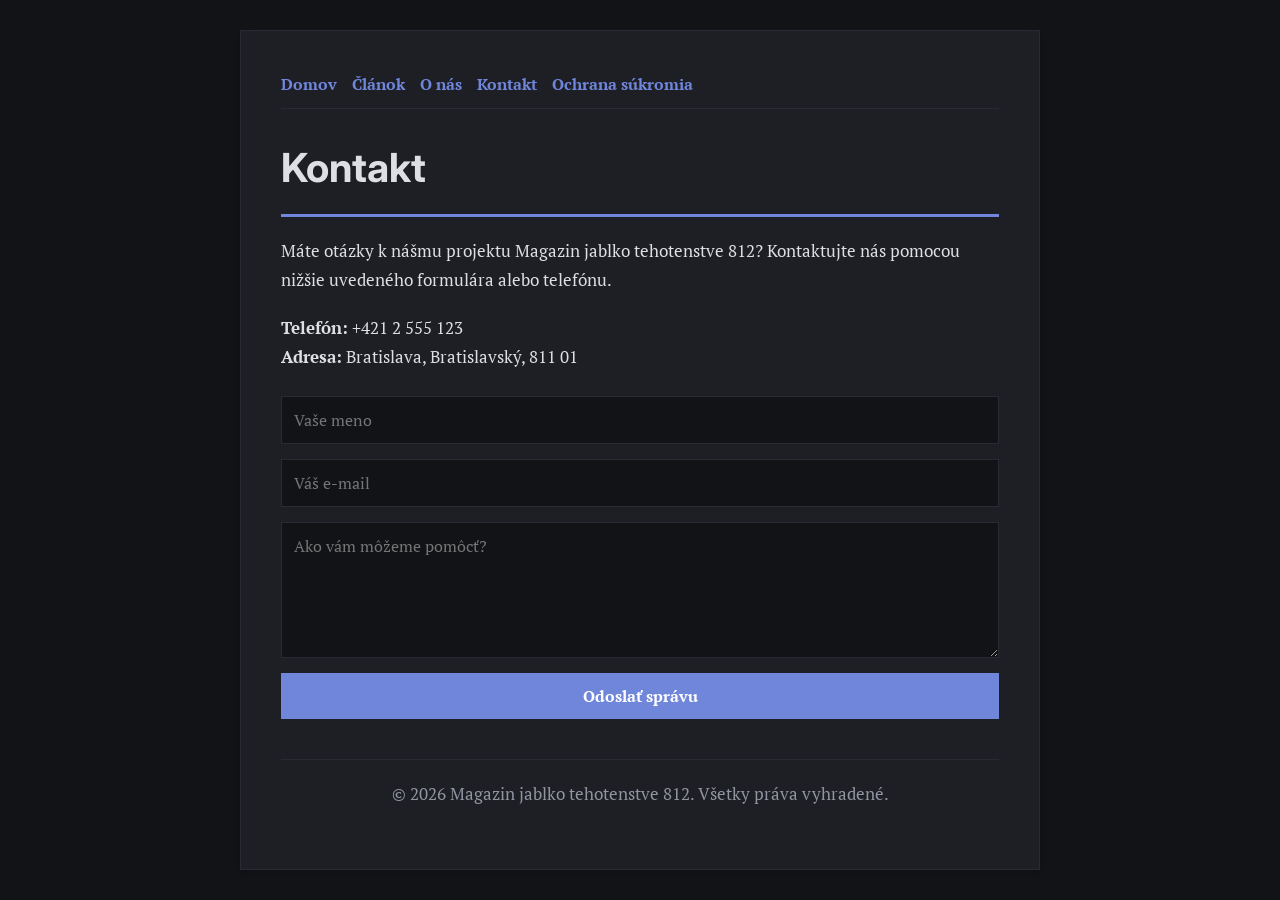
<file: contact.html>
<!DOCTYPE html>
<html lang="sk">
<head>
    <meta charset="UTF-8">
    <meta name="viewport" content="width=device-width, initial-scale=1.0">
    <title>Kontakt | Magazin jablko tehotenstve 812</title>
    <meta name="description" content="Máte otázky k nášmu projektu Magazin jablko tehotenstve 812? Kontaktujte nás pomocou nižšie uvedeného formulára alebo telefónu.">
    <meta name="geo.region" content="SK" />
    <meta name="geo.placename" content="Bratislava" />
    <meta name="geo.position" content="48.1486;17.1077" />
    <meta name="ICBM" content="48.1486, 17.1077" />
    <link rel="stylesheet" href="style.css">
</head>
<body>
    
        <div class="container" style="max-width: 800px;">
            <nav style="display: flex; gap: 15px; margin-bottom: 25px; border-bottom: 1px solid var(--border-color); padding-bottom: 10px; overflow-x: auto; flex-wrap: wrap;">
            <a href="index.html">Domov</a>
            <a href="efektivne-riadenie-projektov-a-moderne-pracovne-postupy.html">Článok</a>
            <a href="about.html">O nás</a>
            <a href="contact.html">Kontakt</a>
            <a href="privacy.html">Ochrana súkromia</a>
        </nav>
            <h1>Kontakt</h1>
            <p>Máte otázky k nášmu projektu Magazin jablko tehotenstve 812? Kontaktujte nás pomocou nižšie uvedeného formulára alebo telefónu.</p>
            <p><strong>Telefón:</strong> +421 2 555 123<br><strong>Adresa:</strong> Bratislava, Bratislavský, 811 01</p>
            <form action="https://formspree.io/f/placeholder" method="POST">
                <input type="text" name="name" placeholder="Vaše meno" required>
                <input type="email" name="email" placeholder="Váš e-mail" required>
                <textarea name="message" placeholder="Ako vám môžeme pomôcť?" rows="5" required></textarea>
                <button type="submit">Odoslať správu</button>
            </form>
            <footer>
                <p>&copy; 2026 Magazin jablko tehotenstve 812. Všetky práva vyhradené.</p>
            </footer>
        </div>
        
</body>
</html>
</file>
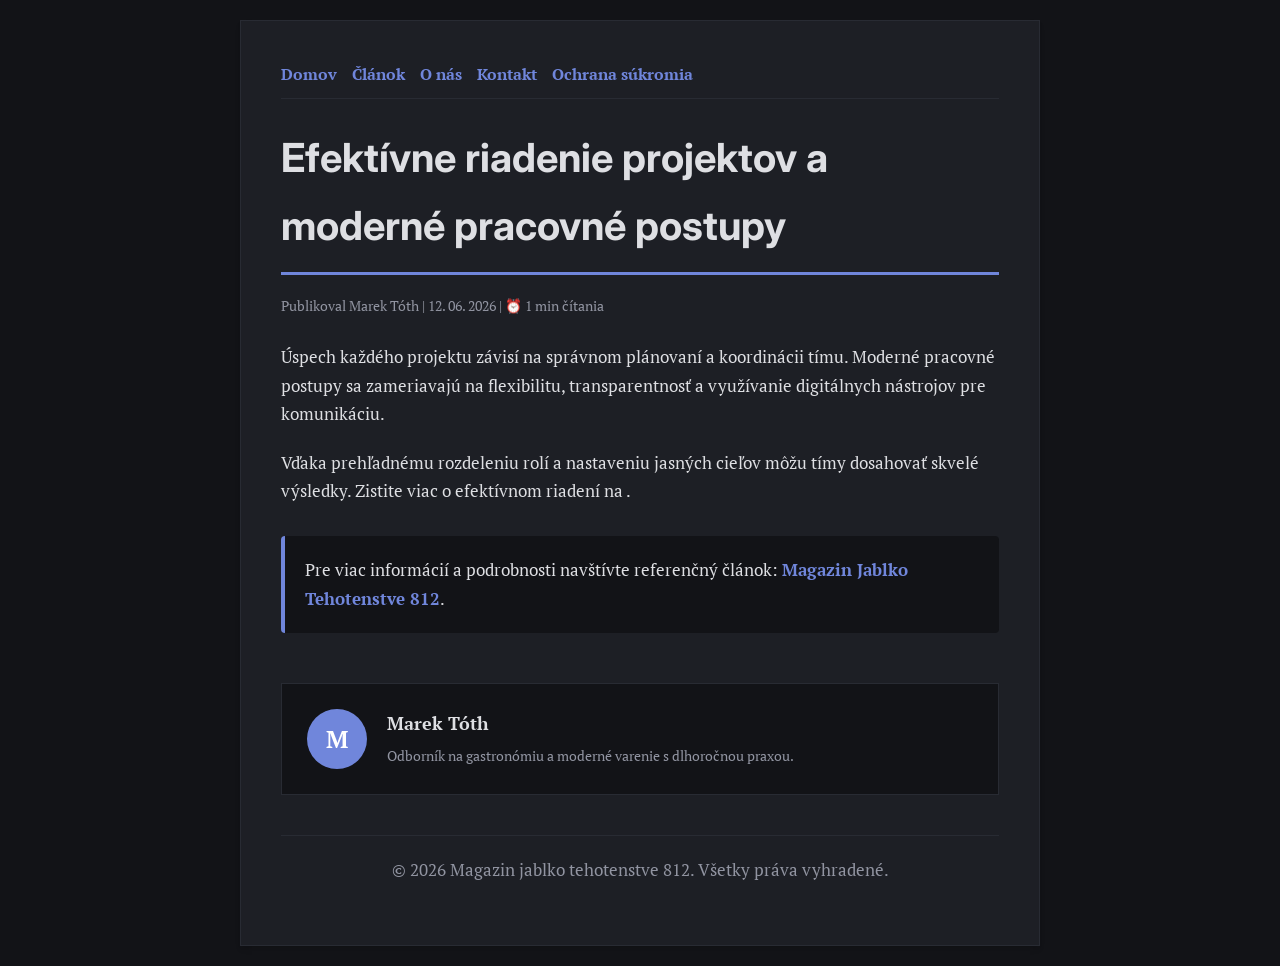
<file: efektivne-riadenie-projektov-a-moderne-pracovne-postupy.html>
<!DOCTYPE html>
<html lang="sk">
<head>
    <meta charset="UTF-8">
    <meta name="viewport" content="width=device-width, initial-scale=1.0">
    <title>Efektívne riadenie projektov a moderné pracovné postupy - Magazin jablko tehotenstve 812</title>
    <meta name="description" content="Efektívne riadenie projektov a moderné pracovné postupy">
    <meta name="geo.region" content="SK" />
    <meta name="geo.placename" content="Bratislava" />
    <meta name="geo.position" content="48.1486;17.1077" />
    <meta name="ICBM" content="48.1486, 17.1077" />
    <link rel="stylesheet" href="style.css">
</head>
<body>
    
            <div class="container" style="max-width: 800px;">
                <nav style="display: flex; gap: 15px; margin-bottom: 25px; border-bottom: 1px solid var(--border-color); padding-bottom: 10px; overflow-x: auto; flex-wrap: wrap;">
            <a href="index.html">Domov</a>
            <a href="efektivne-riadenie-projektov-a-moderne-pracovne-postupy.html">Článok</a>
            <a href="about.html">O nás</a>
            <a href="contact.html">Kontakt</a>
            <a href="privacy.html">Ochrana súkromia</a>
        </nav>
                <h1>Efektívne riadenie projektov a moderné pracovné postupy</h1>
                <div style="font-size:0.85rem; color: var(--muted-text); margin-bottom: 25px;">
                    Publikoval Marek Tóth | 12. 06. 2026 | ⏰ 1 min čítania
                </div>
                <article style="margin-top: 20px;">
                    <p>Úspech každého projektu závisí na správnom plánovaní a koordinácii tímu. Moderné pracovné postupy sa zameriavajú na flexibilitu, transparentnosť a využívanie digitálnych nástrojov pre komunikáciu.</p>
<p>Vďaka prehľadnému rozdeleniu rolí a nastaveniu jasných cieľov môžu tímy dosahovať skvelé výsledky. Zistite viac o efektívnom riadení na .</p>
                    <div class="link-resource" style="margin-top: 30px; padding: 20px; border-left: 4px solid var(--primary-color); background: var(--bg-color); border-radius: 4px;"><p style="margin: 0;">Pre viac informácií a podrobnosti navštívte referenčný článok: <strong><a href="https://yummystore.eu/ovocie/ovocie-v-tehotenstve-bezpecna-vyziva-pre-mamy/">Magazin Jablko Tehotenstve 812</a></strong>.</p></div>
                </article>
                
            <div class="author-box" style="margin-top: 50px; padding: 25px; background: var(--bg-color); border: 1px solid var(--border-color); border-radius: var(--border-radius); display: flex; gap: 20px; align-items: center;">
                <div style="width: 60px; height: 60px; border-radius: 50%; background: var(--primary-color); display: flex; align-items: center; justify-content: center; color: white; font-weight: bold; font-size: 1.5rem;">M</div>
                <div>
                    <h4 style="margin-bottom: 5px; font-weight: bold; font-size: 1.1rem;">Marek Tóth</h4>
                    <p style="margin: 0; font-size: 0.9rem; color: var(--muted-text);">Odborník na gastronómiu a moderné varenie s dlhoročnou praxou.</p>
                </div>
            </div>
            
                <footer>
                    <p>&copy; 2026 Magazin jablko tehotenstve 812. Všetky práva vyhradené.</p>
                </footer>
            </div>
            
</body>
</html>
</file>
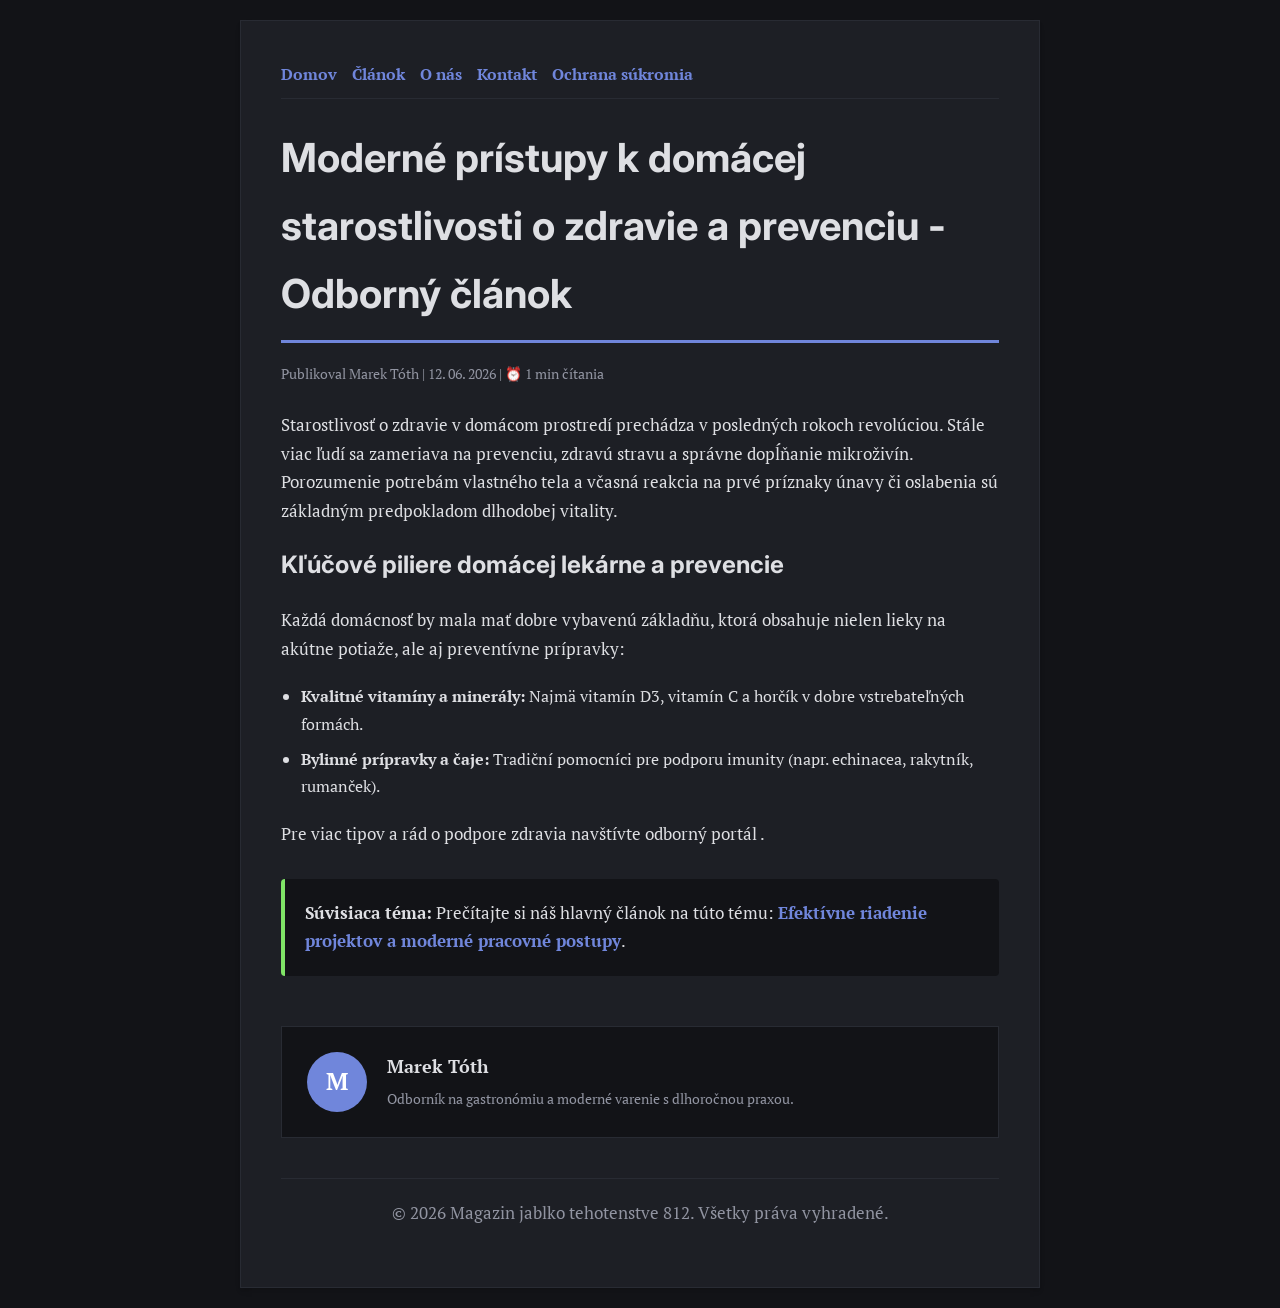
<file: moderne-pristupy-k-domacej-starostlivosti-o-zdravie-a-prevenciu-odborny-clanok.html>
<!DOCTYPE html>
<html lang="sk">
<head>
    <meta charset="UTF-8">
    <meta name="viewport" content="width=device-width, initial-scale=1.0">
    <title>Moderné prístupy k domácej starostlivosti o zdravie a prevenciu - Odborný článok - Magazin jablko tehotenstve 812</title>
    <meta name="description" content="Moderné prístupy k domácej starostlivosti o zdravie a prevenciu - Odborný článok">
    <meta name="geo.region" content="SK" />
    <meta name="geo.placename" content="Bratislava" />
    <meta name="geo.position" content="48.1486;17.1077" />
    <meta name="ICBM" content="48.1486, 17.1077" />
    <link rel="stylesheet" href="style.css">
</head>
<body>
    
            <div class="container" style="max-width: 800px;">
                <nav style="display: flex; gap: 15px; margin-bottom: 25px; border-bottom: 1px solid var(--border-color); padding-bottom: 10px; overflow-x: auto; flex-wrap: wrap;">
            <a href="index.html">Domov</a>
            <a href="efektivne-riadenie-projektov-a-moderne-pracovne-postupy.html">Článok</a>
            <a href="about.html">O nás</a>
            <a href="contact.html">Kontakt</a>
            <a href="privacy.html">Ochrana súkromia</a>
        </nav>
                <h1>Moderné prístupy k domácej starostlivosti o zdravie a prevenciu - Odborný článok</h1>
                <div style="font-size:0.85rem; color: var(--muted-text); margin-bottom: 25px;">
                    Publikoval Marek Tóth | 12. 06. 2026 | ⏰ 1 min čítania
                </div>
                <article style="margin-top: 20px;">
                    <p>Starostlivosť o zdravie v domácom prostredí prechádza v posledných rokoch revolúciou. Stále viac ľudí sa zameriava na prevenciu, zdravú stravu a správne dopĺňanie mikroživín. Porozumenie potrebám vlastného tela a včasná reakcia na prvé príznaky únavy či oslabenia sú základným predpokladom dlhodobej vitality.</p>
<h2>Kľúčové piliere domácej lekárne a prevencie</h2>
<p>Každá domácnosť by mala mať dobre vybavenú základňu, ktorá obsahuje nielen lieky na akútne potiaže, ale aj preventívne prípravky:</p>
<ul>
    <li><strong>Kvalitné vitamíny a minerály:</strong> Najmä vitamín D3, vitamín C a horčík v dobre vstrebateľných formách.</li>
    <li><strong>Bylinné prípravky a čaje:</strong> Tradiční pomocníci pre podporu imunity (napr. echinacea, rakytník, rumanček).</li>
</ul>
<p>Pre viac tipov a rád o podpore zdravia navštívte odborný portál .</p>
                    <div class="link-resource" style="margin-top: 30px; padding: 20px; border-left: 4px solid var(--accent-color); background: var(--bg-color); border-radius: 4px;"><p style="margin: 0;"><strong>Súvisiaca téma:</strong> Prečítajte si náš hlavný článok na túto tému: <a href="efektivne-riadenie-projektov-a-moderne-pracovne-postupy.html">Efektívne riadenie projektov a moderné pracovné postupy</a>.</p></div>
                </article>
                
            <div class="author-box" style="margin-top: 50px; padding: 25px; background: var(--bg-color); border: 1px solid var(--border-color); border-radius: var(--border-radius); display: flex; gap: 20px; align-items: center;">
                <div style="width: 60px; height: 60px; border-radius: 50%; background: var(--primary-color); display: flex; align-items: center; justify-content: center; color: white; font-weight: bold; font-size: 1.5rem;">M</div>
                <div>
                    <h4 style="margin-bottom: 5px; font-weight: bold; font-size: 1.1rem;">Marek Tóth</h4>
                    <p style="margin: 0; font-size: 0.9rem; color: var(--muted-text);">Odborník na gastronómiu a moderné varenie s dlhoročnou praxou.</p>
                </div>
            </div>
            
                <footer>
                    <p>&copy; 2026 Magazin jablko tehotenstve 812. Všetky práva vyhradené.</p>
                </footer>
            </div>
            
</body>
</html>
</file>
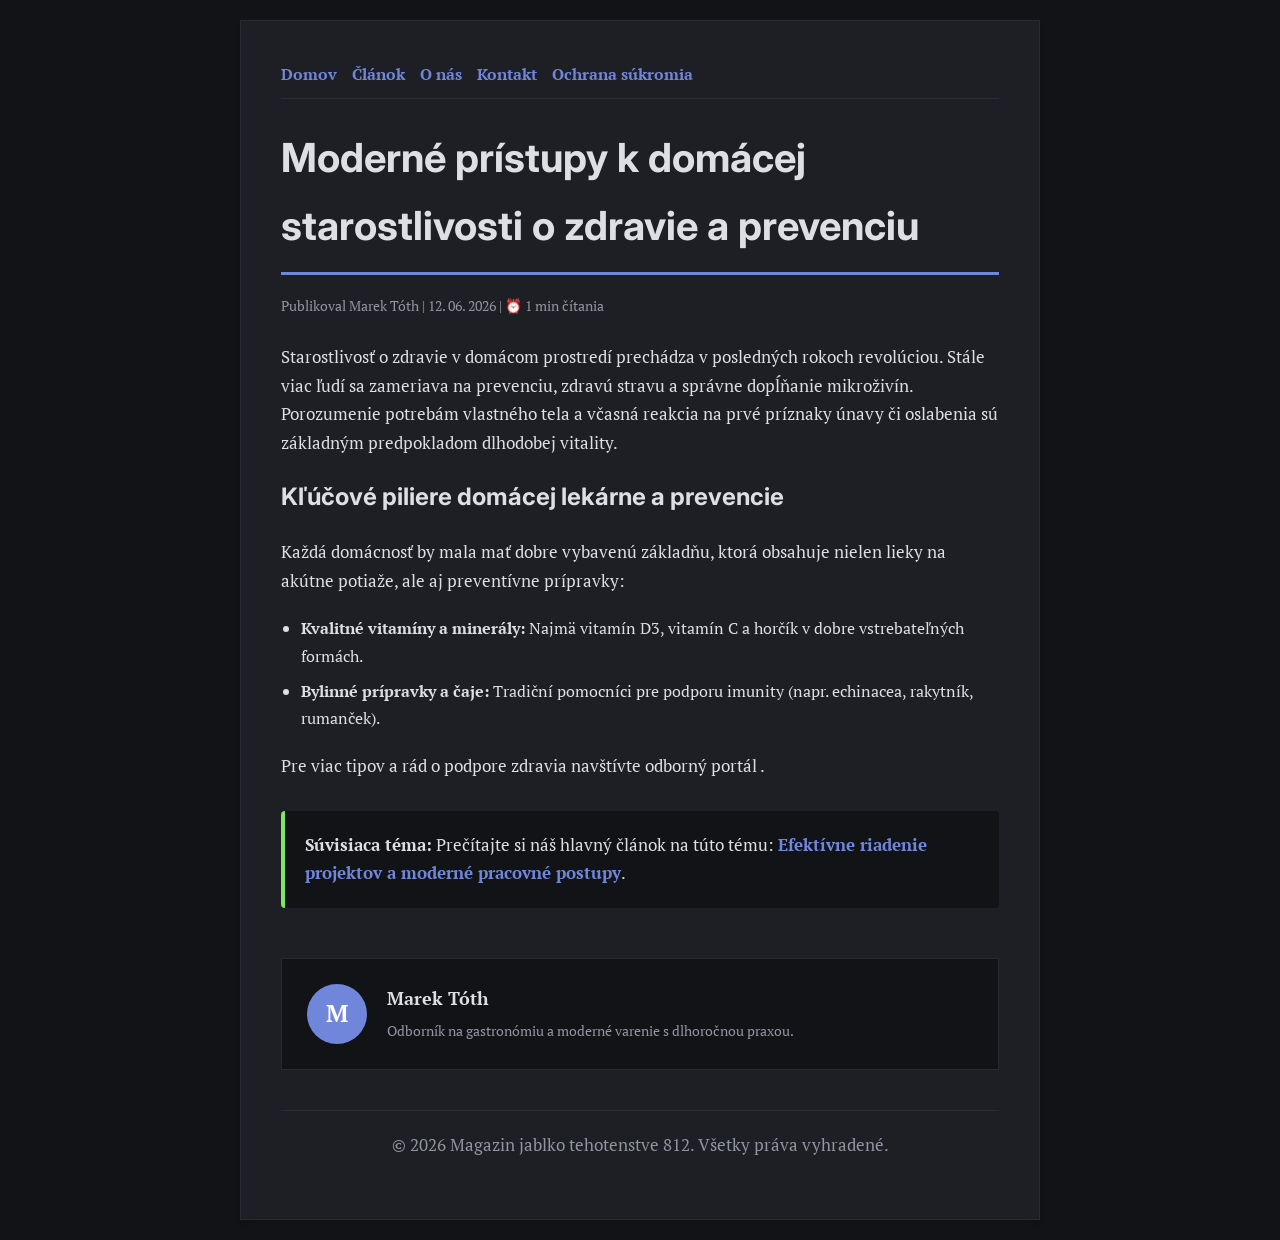
<file: moderne-pristupy-k-domacej-starostlivosti-o-zdravie-a-prevenciu.html>
<!DOCTYPE html>
<html lang="sk">
<head>
    <meta charset="UTF-8">
    <meta name="viewport" content="width=device-width, initial-scale=1.0">
    <title>Moderné prístupy k domácej starostlivosti o zdravie a prevenciu - Magazin jablko tehotenstve 812</title>
    <meta name="description" content="Moderné prístupy k domácej starostlivosti o zdravie a prevenciu">
    <meta name="geo.region" content="SK" />
    <meta name="geo.placename" content="Bratislava" />
    <meta name="geo.position" content="48.1486;17.1077" />
    <meta name="ICBM" content="48.1486, 17.1077" />
    <link rel="stylesheet" href="style.css">
</head>
<body>
    
            <div class="container" style="max-width: 800px;">
                <nav style="display: flex; gap: 15px; margin-bottom: 25px; border-bottom: 1px solid var(--border-color); padding-bottom: 10px; overflow-x: auto; flex-wrap: wrap;">
            <a href="index.html">Domov</a>
            <a href="efektivne-riadenie-projektov-a-moderne-pracovne-postupy.html">Článok</a>
            <a href="about.html">O nás</a>
            <a href="contact.html">Kontakt</a>
            <a href="privacy.html">Ochrana súkromia</a>
        </nav>
                <h1>Moderné prístupy k domácej starostlivosti o zdravie a prevenciu</h1>
                <div style="font-size:0.85rem; color: var(--muted-text); margin-bottom: 25px;">
                    Publikoval Marek Tóth | 12. 06. 2026 | ⏰ 1 min čítania
                </div>
                <article style="margin-top: 20px;">
                    <p>Starostlivosť o zdravie v domácom prostredí prechádza v posledných rokoch revolúciou. Stále viac ľudí sa zameriava na prevenciu, zdravú stravu a správne dopĺňanie mikroživín. Porozumenie potrebám vlastného tela a včasná reakcia na prvé príznaky únavy či oslabenia sú základným predpokladom dlhodobej vitality.</p>
<h2>Kľúčové piliere domácej lekárne a prevencie</h2>
<p>Každá domácnosť by mala mať dobre vybavenú základňu, ktorá obsahuje nielen lieky na akútne potiaže, ale aj preventívne prípravky:</p>
<ul>
    <li><strong>Kvalitné vitamíny a minerály:</strong> Najmä vitamín D3, vitamín C a horčík v dobre vstrebateľných formách.</li>
    <li><strong>Bylinné prípravky a čaje:</strong> Tradiční pomocníci pre podporu imunity (napr. echinacea, rakytník, rumanček).</li>
</ul>
<p>Pre viac tipov a rád o podpore zdravia navštívte odborný portál .</p>
                    <div class="link-resource" style="margin-top: 30px; padding: 20px; border-left: 4px solid var(--accent-color); background: var(--bg-color); border-radius: 4px;"><p style="margin: 0;"><strong>Súvisiaca téma:</strong> Prečítajte si náš hlavný článok na túto tému: <a href="efektivne-riadenie-projektov-a-moderne-pracovne-postupy.html">Efektívne riadenie projektov a moderné pracovné postupy</a>.</p></div>
                </article>
                
            <div class="author-box" style="margin-top: 50px; padding: 25px; background: var(--bg-color); border: 1px solid var(--border-color); border-radius: var(--border-radius); display: flex; gap: 20px; align-items: center;">
                <div style="width: 60px; height: 60px; border-radius: 50%; background: var(--primary-color); display: flex; align-items: center; justify-content: center; color: white; font-weight: bold; font-size: 1.5rem;">M</div>
                <div>
                    <h4 style="margin-bottom: 5px; font-weight: bold; font-size: 1.1rem;">Marek Tóth</h4>
                    <p style="margin: 0; font-size: 0.9rem; color: var(--muted-text);">Odborník na gastronómiu a moderné varenie s dlhoročnou praxou.</p>
                </div>
            </div>
            
                <footer>
                    <p>&copy; 2026 Magazin jablko tehotenstve 812. Všetky práva vyhradené.</p>
                </footer>
            </div>
            
</body>
</html>
</file>
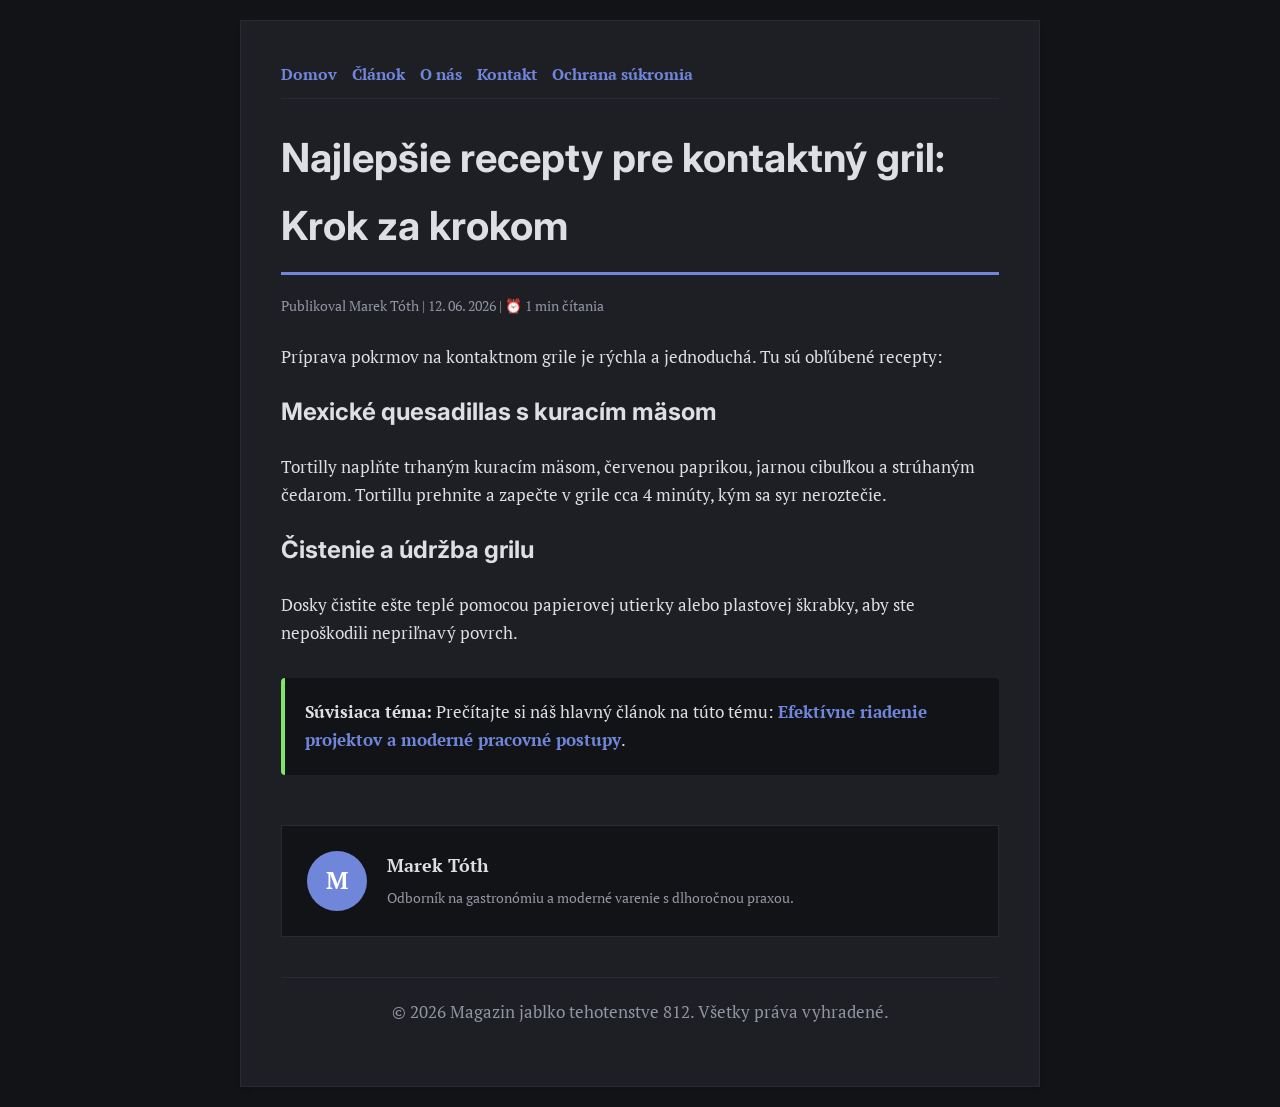
<file: najlepsie-recepty-pre-kontaktny-gril-krok-za-krokom.html>
<!DOCTYPE html>
<html lang="sk">
<head>
    <meta charset="UTF-8">
    <meta name="viewport" content="width=device-width, initial-scale=1.0">
    <title>Najlepšie recepty pre kontaktný gril: Krok za krokom - Magazin jablko tehotenstve 812</title>
    <meta name="description" content="Najlepšie recepty pre kontaktný gril: Krok za krokom">
    <meta name="geo.region" content="SK" />
    <meta name="geo.placename" content="Bratislava" />
    <meta name="geo.position" content="48.1486;17.1077" />
    <meta name="ICBM" content="48.1486, 17.1077" />
    <link rel="stylesheet" href="style.css">
</head>
<body>
    
            <div class="container" style="max-width: 800px;">
                <nav style="display: flex; gap: 15px; margin-bottom: 25px; border-bottom: 1px solid var(--border-color); padding-bottom: 10px; overflow-x: auto; flex-wrap: wrap;">
            <a href="index.html">Domov</a>
            <a href="efektivne-riadenie-projektov-a-moderne-pracovne-postupy.html">Článok</a>
            <a href="about.html">O nás</a>
            <a href="contact.html">Kontakt</a>
            <a href="privacy.html">Ochrana súkromia</a>
        </nav>
                <h1>Najlepšie recepty pre kontaktný gril: Krok za krokom</h1>
                <div style="font-size:0.85rem; color: var(--muted-text); margin-bottom: 25px;">
                    Publikoval Marek Tóth | 12. 06. 2026 | ⏰ 1 min čítania
                </div>
                <article style="margin-top: 20px;">
                    <p>Príprava pokrmov na kontaktnom grile je rýchla a jednoduchá. Tu sú obľúbené recepty:</p>
<h2>Mexické quesadillas s kuracím mäsom</h2>
<p>Tortilly naplňte trhaným kuracím mäsom, červenou paprikou, jarnou cibuľkou a strúhaným čedarom. Tortillu prehnite a zapečte v grile cca 4 minúty, kým sa syr neroztečie.</p>
<h2>Čistenie a údržba grilu</h2>
<p>Dosky čistite ešte teplé pomocou papierovej utierky alebo plastovej škrabky, aby ste nepoškodili nepriľnavý povrch.</p>
                    <div class="link-resource" style="margin-top: 30px; padding: 20px; border-left: 4px solid var(--accent-color); background: var(--bg-color); border-radius: 4px;"><p style="margin: 0;"><strong>Súvisiaca téma:</strong> Prečítajte si náš hlavný článok na túto tému: <a href="efektivne-riadenie-projektov-a-moderne-pracovne-postupy.html">Efektívne riadenie projektov a moderné pracovné postupy</a>.</p></div>
                </article>
                
            <div class="author-box" style="margin-top: 50px; padding: 25px; background: var(--bg-color); border: 1px solid var(--border-color); border-radius: var(--border-radius); display: flex; gap: 20px; align-items: center;">
                <div style="width: 60px; height: 60px; border-radius: 50%; background: var(--primary-color); display: flex; align-items: center; justify-content: center; color: white; font-weight: bold; font-size: 1.5rem;">M</div>
                <div>
                    <h4 style="margin-bottom: 5px; font-weight: bold; font-size: 1.1rem;">Marek Tóth</h4>
                    <p style="margin: 0; font-size: 0.9rem; color: var(--muted-text);">Odborník na gastronómiu a moderné varenie s dlhoročnou praxou.</p>
                </div>
            </div>
            
                <footer>
                    <p>&copy; 2026 Magazin jablko tehotenstve 812. Všetky práva vyhradené.</p>
                </footer>
            </div>
            
</body>
</html>
</file>
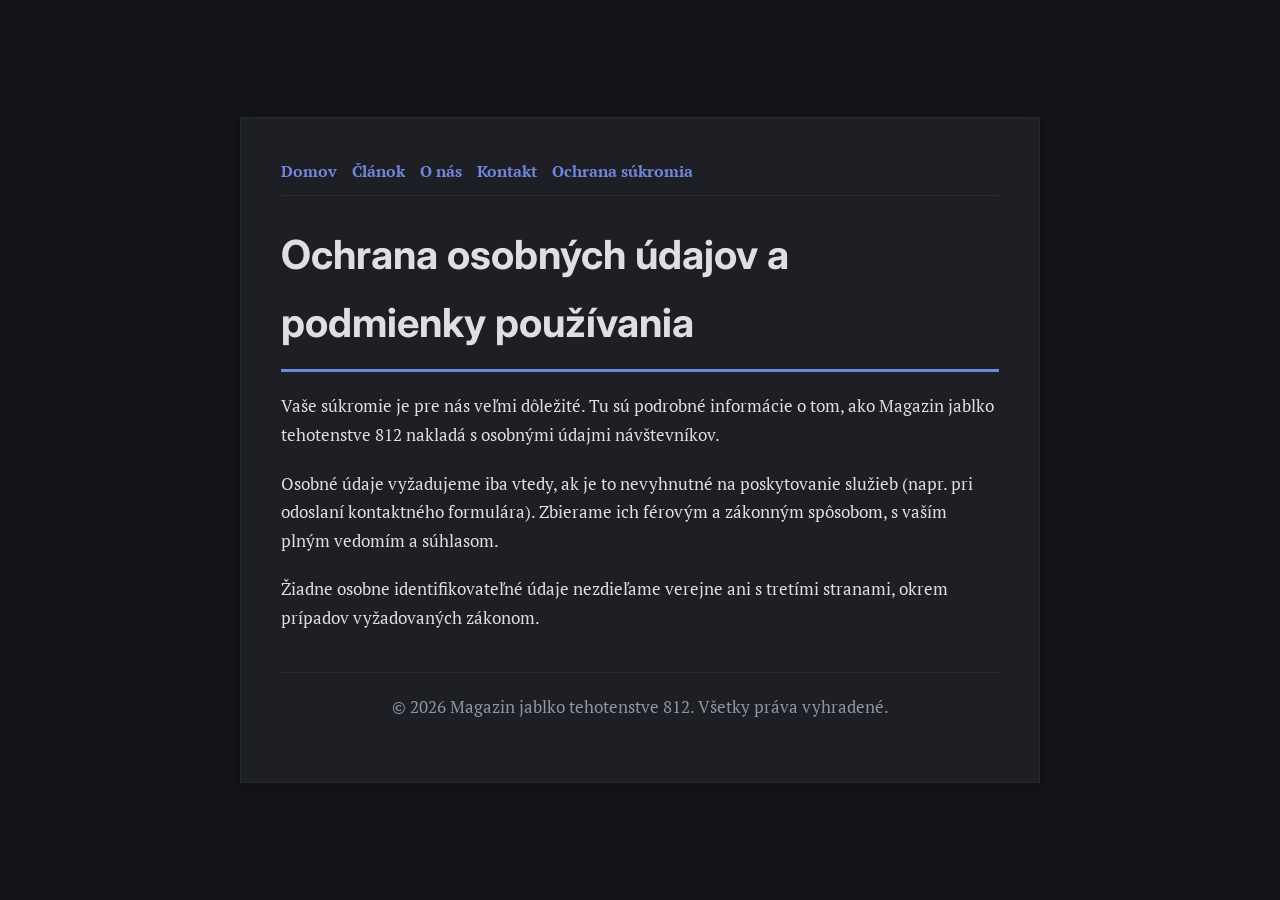
<file: privacy.html>
<!DOCTYPE html>
<html lang="sk">
<head>
    <meta charset="UTF-8">
    <meta name="viewport" content="width=device-width, initial-scale=1.0">
    <title>Ochrana osobných údajov a podmienky používania - Magazin jablko tehotenstve 812</title>
    <meta name="description" content="Vaše súkromie je pre nás veľmi dôležité. Tu sú podrobné informácie o tom, ako Magazin jablko tehotenstve 812 nakladá s osobnými údajmi návštevníkov.">
    <meta name="geo.region" content="SK" />
    <meta name="geo.placename" content="Bratislava" />
    <meta name="geo.position" content="48.1486;17.1077" />
    <meta name="ICBM" content="48.1486, 17.1077" />
    <link rel="stylesheet" href="style.css">
</head>
<body>
    
        <div class="container" style="max-width: 800px;">
            <nav style="display: flex; gap: 15px; margin-bottom: 25px; border-bottom: 1px solid var(--border-color); padding-bottom: 10px; overflow-x: auto; flex-wrap: wrap;">
            <a href="index.html">Domov</a>
            <a href="efektivne-riadenie-projektov-a-moderne-pracovne-postupy.html">Článok</a>
            <a href="about.html">O nás</a>
            <a href="contact.html">Kontakt</a>
            <a href="privacy.html">Ochrana súkromia</a>
        </nav>
            <h1>Ochrana osobných údajov a podmienky používania</h1>
            <p>Vaše súkromie je pre nás veľmi dôležité. Tu sú podrobné informácie o tom, ako Magazin jablko tehotenstve 812 nakladá s osobnými údajmi návštevníkov.</p>
            <p>Osobné údaje vyžadujeme iba vtedy, ak je to nevyhnutné na poskytovanie služieb (napr. pri odoslaní kontaktného formulára). Zbierame ich férovým a zákonným spôsobom, s vaším plným vedomím a súhlasom.</p>
            <p>Žiadne osobne identifikovateľné údaje nezdieľame verejne ani s tretími stranami, okrem prípadov vyžadovaných zákonom.</p>
            <footer>
                <p>&copy; 2026 Magazin jablko tehotenstve 812. Všetky práva vyhradené.</p>
            </footer>
        </div>
        
</body>
</html>
</file>
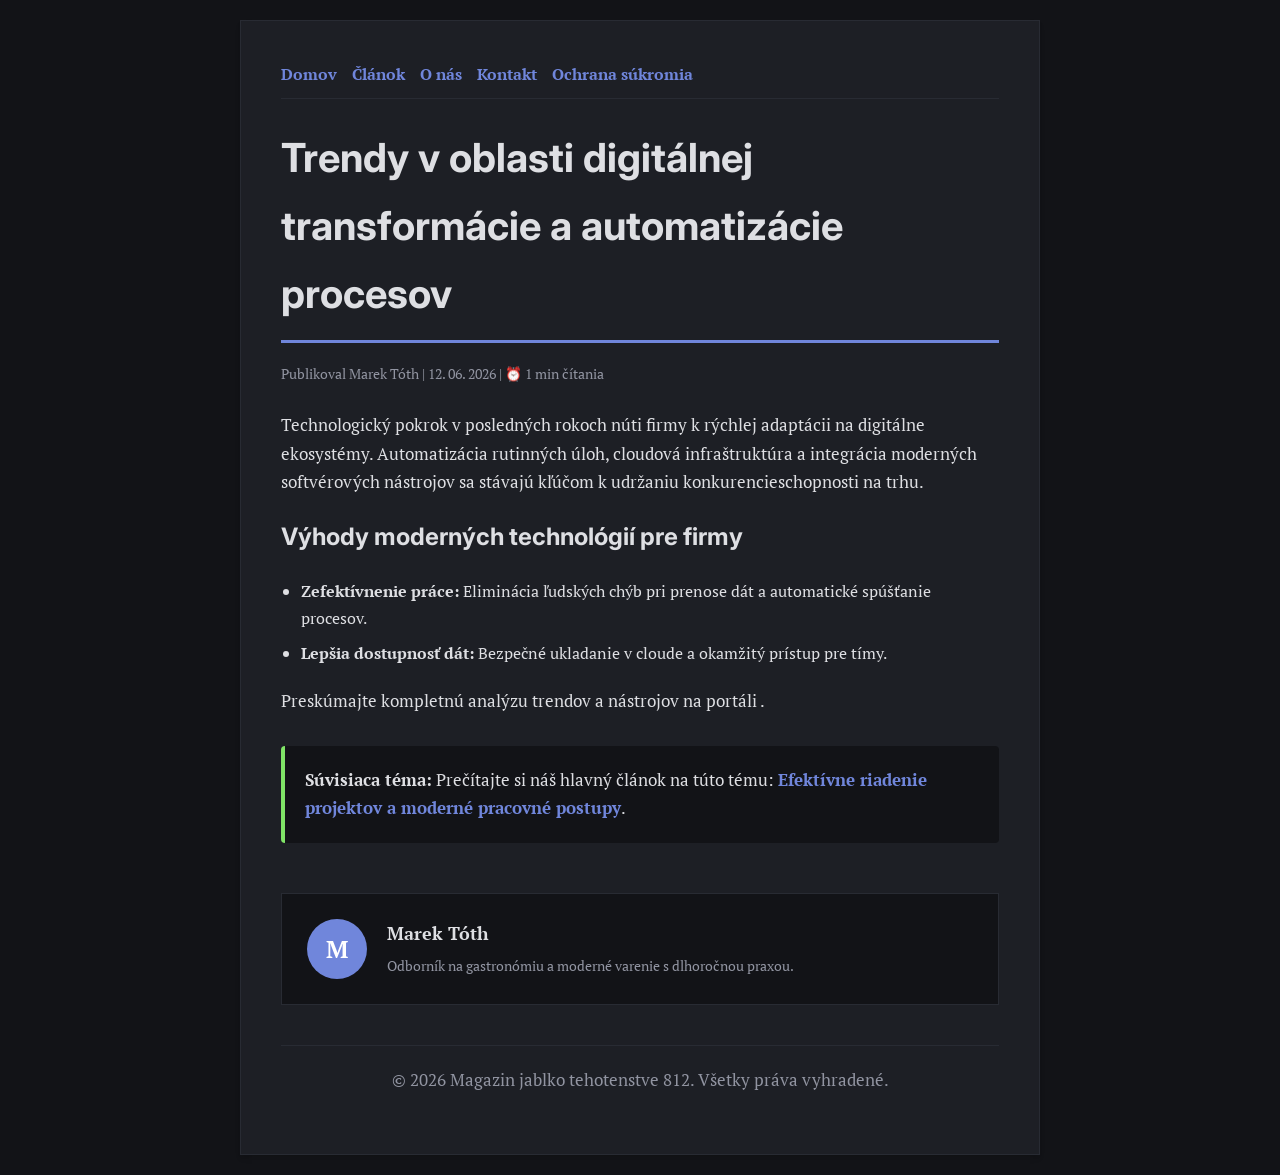
<file: trendy-v-oblasti-digitalnej-transformacie-a-automatizacie-procesov.html>
<!DOCTYPE html>
<html lang="sk">
<head>
    <meta charset="UTF-8">
    <meta name="viewport" content="width=device-width, initial-scale=1.0">
    <title>Trendy v oblasti digitálnej transformácie a automatizácie procesov - Magazin jablko tehotenstve 812</title>
    <meta name="description" content="Trendy v oblasti digitálnej transformácie a automatizácie procesov">
    <meta name="geo.region" content="SK" />
    <meta name="geo.placename" content="Bratislava" />
    <meta name="geo.position" content="48.1486;17.1077" />
    <meta name="ICBM" content="48.1486, 17.1077" />
    <link rel="stylesheet" href="style.css">
</head>
<body>
    
            <div class="container" style="max-width: 800px;">
                <nav style="display: flex; gap: 15px; margin-bottom: 25px; border-bottom: 1px solid var(--border-color); padding-bottom: 10px; overflow-x: auto; flex-wrap: wrap;">
            <a href="index.html">Domov</a>
            <a href="efektivne-riadenie-projektov-a-moderne-pracovne-postupy.html">Článok</a>
            <a href="about.html">O nás</a>
            <a href="contact.html">Kontakt</a>
            <a href="privacy.html">Ochrana súkromia</a>
        </nav>
                <h1>Trendy v oblasti digitálnej transformácie a automatizácie procesov</h1>
                <div style="font-size:0.85rem; color: var(--muted-text); margin-bottom: 25px;">
                    Publikoval Marek Tóth | 12. 06. 2026 | ⏰ 1 min čítania
                </div>
                <article style="margin-top: 20px;">
                    <p>Technologický pokrok v posledných rokoch núti firmy k rýchlej adaptácii na digitálne ekosystémy. Automatizácia rutinných úloh, cloudová infraštruktúra a integrácia moderných softvérových nástrojov sa stávajú kľúčom k udržaniu konkurencieschopnosti na trhu.</p>
<h2>Výhody moderných technológií pre firmy</h2>
<ul>
    <li><strong>Zefektívnenie práce:</strong> Eliminácia ľudských chýb pri prenose dát a automatické spúšťanie procesov.</li>
    <li><strong>Lepšia dostupnosť dát:</strong> Bezpečné ukladanie v cloude a okamžitý prístup pre tímy.</li>
</ul>
<p>Preskúmajte kompletnú analýzu trendov a nástrojov na portáli .</p>
                    <div class="link-resource" style="margin-top: 30px; padding: 20px; border-left: 4px solid var(--accent-color); background: var(--bg-color); border-radius: 4px;"><p style="margin: 0;"><strong>Súvisiaca téma:</strong> Prečítajte si náš hlavný článok na túto tému: <a href="efektivne-riadenie-projektov-a-moderne-pracovne-postupy.html">Efektívne riadenie projektov a moderné pracovné postupy</a>.</p></div>
                </article>
                
            <div class="author-box" style="margin-top: 50px; padding: 25px; background: var(--bg-color); border: 1px solid var(--border-color); border-radius: var(--border-radius); display: flex; gap: 20px; align-items: center;">
                <div style="width: 60px; height: 60px; border-radius: 50%; background: var(--primary-color); display: flex; align-items: center; justify-content: center; color: white; font-weight: bold; font-size: 1.5rem;">M</div>
                <div>
                    <h4 style="margin-bottom: 5px; font-weight: bold; font-size: 1.1rem;">Marek Tóth</h4>
                    <p style="margin: 0; font-size: 0.9rem; color: var(--muted-text);">Odborník na gastronómiu a moderné varenie s dlhoročnou praxou.</p>
                </div>
            </div>
            
                <footer>
                    <p>&copy; 2026 Magazin jablko tehotenstve 812. Všetky práva vyhradené.</p>
                </footer>
            </div>
            
</body>
</html>
</file>
<file: style.css>
@import url('https://fonts.googleapis.com/css2?family=Inter:wght@700&family=PT+Serif:wght@400;600&display=swap');

:root {
    --bg-color: hsl(228, 12%, 8%);
    --card-bg: hsl(228, 12%, 13%);
    --text-color: hsl(228, 8%, 88%);
    --muted-text: hsl(228, 8%, 60%);
    --primary-color: hsl(228, 60%, 65%);
    --accent-color: hsl(108, 70%, 65%);
    --border-color: hsl(228, 12%, 18%);
    --border-radius: 0px;
    --shadow: 0 4px 6px -1px rgba(0, 0, 0, 0.1), 0 2px 4px -1px rgba(0, 0, 0, 0.06);
    --font-headline: 'Inter', sans-serif;
    --font-body: 'PT Serif', sans-serif;
}

* {
    box-sizing: border-box;
    margin: 0;
    padding: 0;
}

body {
    background-color: var(--bg-color);
    color: var(--text-color);
    font-family: var(--font-body);
    line-height: 1.7;
    padding: 20px;
    display: flex;
    justify-content: center;
    min-height: 100vh;
}

a {
    color: var(--primary-color);
    text-decoration: none;
    font-weight: 600;
    transition: color 0.2s ease;
}

a:hover {
    color: var(--accent-color);
    text-decoration: underline;
}

.container {
    width: 100%;
    max-width: 900px;
    background: var(--card-bg);
    border: 1px solid var(--border-color);
    border-radius: var(--border-radius);
    padding: 40px;
    box-shadow: var(--shadow);
    margin: auto;
}

h1, h2, h3 {
    font-family: var(--font-headline);
    margin-bottom: 20px;
    color: var(--text-color);
}

h1 {
    font-size: 2.5rem;
    border-bottom: 3px solid var(--primary-color);
    padding-bottom: 12px;
}

p {
    margin-bottom: 20px;
    font-size: 1.05rem;
}

ul {
    margin-bottom: 20px;
    padding-left: 20px;
}

li {
    margin-bottom: 8px;
}

form {
    display: flex;
    flex-direction: column;
    gap: 15px;
    margin-top: 25px;
}

input, textarea, button {
    padding: 12px;
    border: 1px solid var(--border-color);
    border-radius: var(--border-radius);
    font-family: var(--font-body);
    font-size: 1rem;
    background: var(--bg-color);
    color: var(--text-color);
}

button {
    background: var(--primary-color);
    color: white;
    font-weight: 600;
    border: none;
    cursor: pointer;
    transition: background 0.2s ease;
}

button:hover {
    background: var(--accent-color);
}

footer {
    margin-top: 40px;
    border-top: 1px solid var(--border-color);
    padding-top: 20px;
    font-size: 0.9rem;
    color: var(--muted-text);
    text-align: center;
}
</file>
